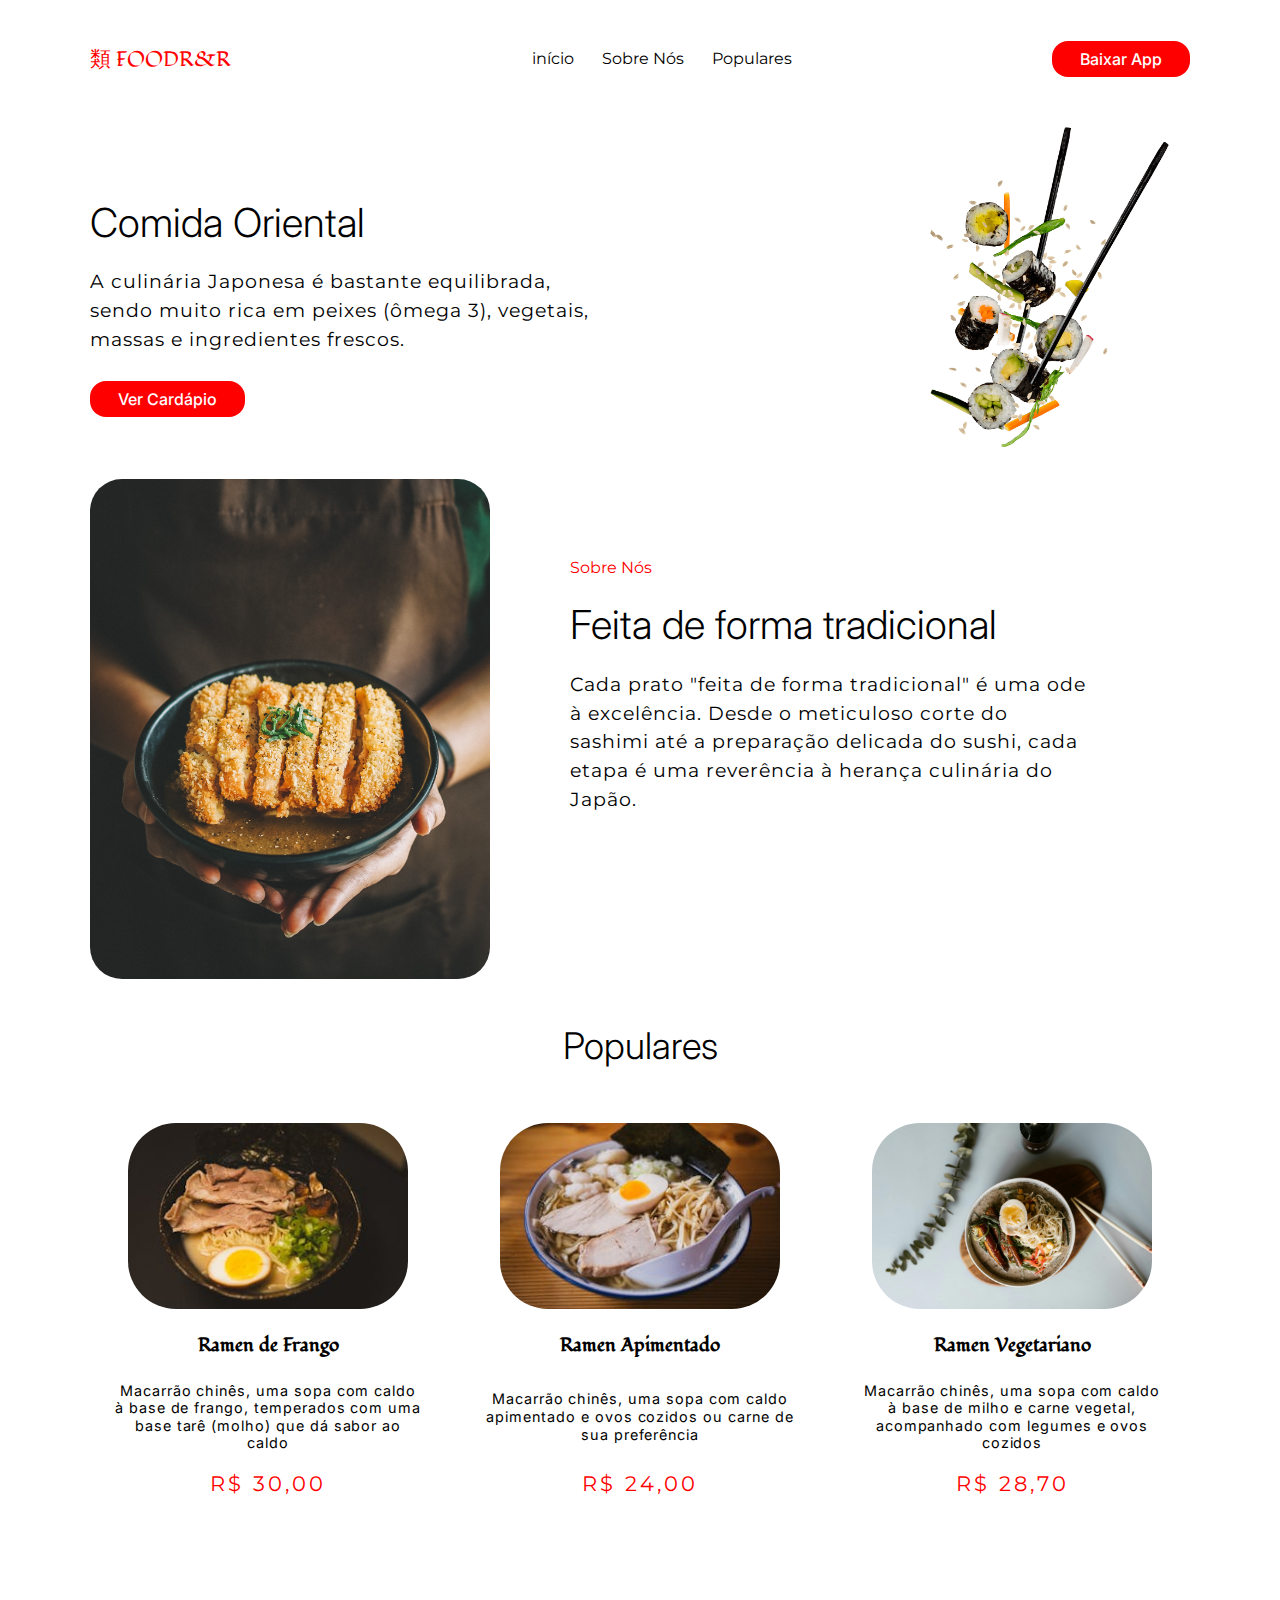
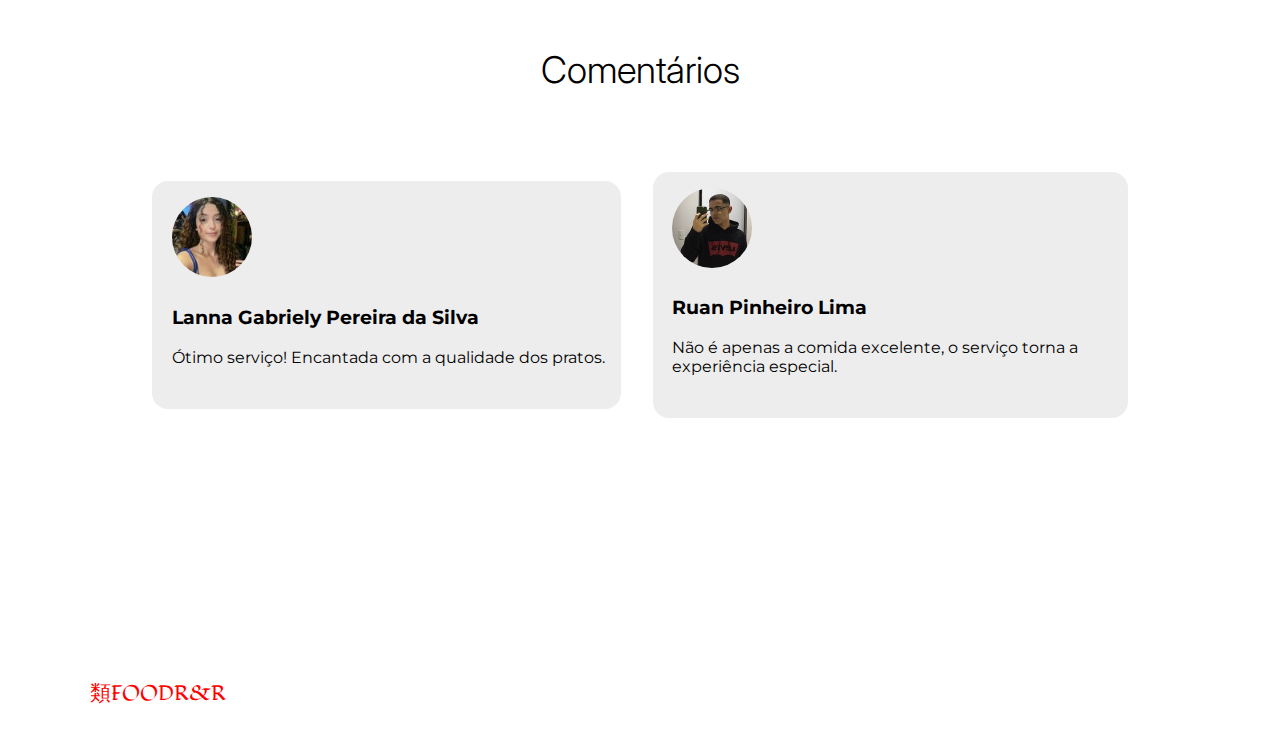
<file: comida-oriental/index.html>
<!DOCTYPE html>
<html lang="pt-br">

<head>
    <meta charset="UTF-8">
    <meta name="viewport" content="width=device-width, initial-scale=1.0">
    <title>FoodR&R</title>

    <link rel="preconnect" href="https://fonts.googleapis.com">
    <link rel="preconnect" href="https://fonts.gstatic.com" crossorigin>
    <link
        href="https://fonts.googleapis.com/css2?family=Fondamento:ital@0;1&family=Inter:wght@100..900&family=Montserrat:ital,wght@0,100..900;1,100..900&display=swap"
        rel="stylesheet">

    <link rel="stylesheet" href="https://cdnjs.cloudflare.com/ajax/libs/font-awesome/6.5.2/css/all.min.css" integrity="sha512-SnH5WK+bZxgPHs44uWIX+LLJAJ9/2PkPKZ5QiAj6Ta86w+fsb2TkcmfRyVX3pBnMFcV7oQPJkl9QevSCWr3W6A==" crossorigin="anonymous" referrerpolicy="no-referrer" />

    <link rel="stylesheet" href="estilo/style.css">

</head>

<body>
    <header class="padrao">
        <div class="logo">
            <p class="title"><span>類</span>FoodR&R</p>
        </div>

        <nav class="navegacao">
            <ul class="menu">
                <li>início</li>
                <li>Sobre Nós</li>
                <li>Populares</li>
            </ul>
        </nav>

        <div class="btn">
            <a class="button" href="#">Baixar App</a>
        </div>
    </header>

    <main>
        <div class="inicio padrao">
            <section class="apresentacao">
                <h2 class="h2">Comida Oriental</h2>
                <p class="paragrafos-principais">A culinária Japonesa é bastante equilibrada, sendo muito rica em peixes
                    (ômega 3), vegetais, massas e ingredientes frescos.</p>
                <a class="button" href="#">Ver Cardápio</a>
            </section>

            <section class="image">
                <img class="img01" src="images/hashi.png" alt="Comida Japonesa">
            </section>
        </div>

        <div class="sobre padrao">
            <section class="image">
                <img src="images/prato00.jpeg" alt="#">
            </section>

            <section class="quem-somos">
                <span>Sobre Nós</span>
                <h2 class="h2">Feita de forma tradicional</h2>
                <p class="paragrafos-principais">Cada prato "feita de forma tradicional" é uma ode à excelência. Desde o
                    meticuloso corte do sashimi até a preparação delicada do sushi, cada etapa é uma reverência à
                    herança culinária do Japão.</p>
            </section>
        </div>

        <section class="pratos padrao">
            <h2 class="style-h2">Populares</h2>
            <div class="pratos-populares">
                <div class="frango">
                    <img src="images/pexels-su-la-pyae-54514809-19555252.jpg" alt="Ramen de Frango">
                    <h3>Ramen de Frango</h3>
                    <p>Macarrão chinês, uma sopa com caldo à base de frango, temperados com uma base tarê (molho) que dá sabor ao caldo</p>
                    <span>R$ 30,00</span>
                </div>
                <div class="apimentado">
                    <img src="images/pexels-ngqah83-884600.jpg" alt="Ramen Apimentado">
                    <h3>Ramen Apimentado</h3>
                    <p>Macarrão chinês, uma sopa com caldo apimentado e ovos cozidos ou carne de sua preferência</p>
                    <span>R$ 24,00</span>
                </div>
                <div class="vegetariano">
                    <img class="vegetariano" src="images/pexels-rdne-6645910.jpg" alt="Ramen Vegetariano">
                    <h3>Ramen Vegetariano</h3>
                    <p>Macarrão chinês, uma sopa com caldo à base de milho e carne vegetal, acompanhado com legumes e ovos cozidos</p>
                    <span>R$ 28,70</span>
                </div>
            </div>
        </section>

        <section class="comments padrao">
            <h2 class="style-h2">Comentários</h2>
            <div class="opinioes">
                <i class="fa-solid fa-heart coracao"></i>
                <div>
                    <img src="images/lindinha.jpg" alt="Lanna Gabriely">
                    <h3>Lanna Gabriely Pereira da Silva</h3>
                    <p>Ótimo serviço! Encantada com a qualidade dos pratos.</p>
                    <span>
                        <i class="fa-solid fa-star"></i>
                        <i class="fa-solid fa-star"></i>
                        <i class="fa-solid fa-star"></i>
                        <i class="fa-solid fa-star"></i>
                        <i class="fa-solid fa-star"></i>
                    </span>
                </div>
                <div>
                    <img src="images/ruanpinheiro.jpg" alt="Ruan Pinheiro Lima">
                    <h3>Ruan Pinheiro Lima</h3>
                    <p>Não é apenas a comida excelente, o serviço torna a experiência especial.</p>
                    <span>
                        <i class="fa-solid fa-star"></i>
                        <i class="fa-solid fa-star"></i>
                        <i class="fa-solid fa-star"></i>
                        <i class="fa-solid fa-star"></i>
                        <i class="fa-solid fa-star"></i>
                    </span>
                </div>
            </div>
        </section>
    </main>

    <footer class="logo-footer padrao">
        <p class="title-footer"><span>類</span>FoodR&R</p>
        <div class="social-media">
            <abbr title="Facebook"><i class="fa-brands fa-facebook"></i></abbr>
            <abbr title="Instagram"><i class="fa-brands fa-instagram"></i></abbr>
            <abbr title="Twitter"><i class="fa-brands fa-x-twitter"></i></abbr>
        </div>
    </footer>
</body>

</html>
</file>
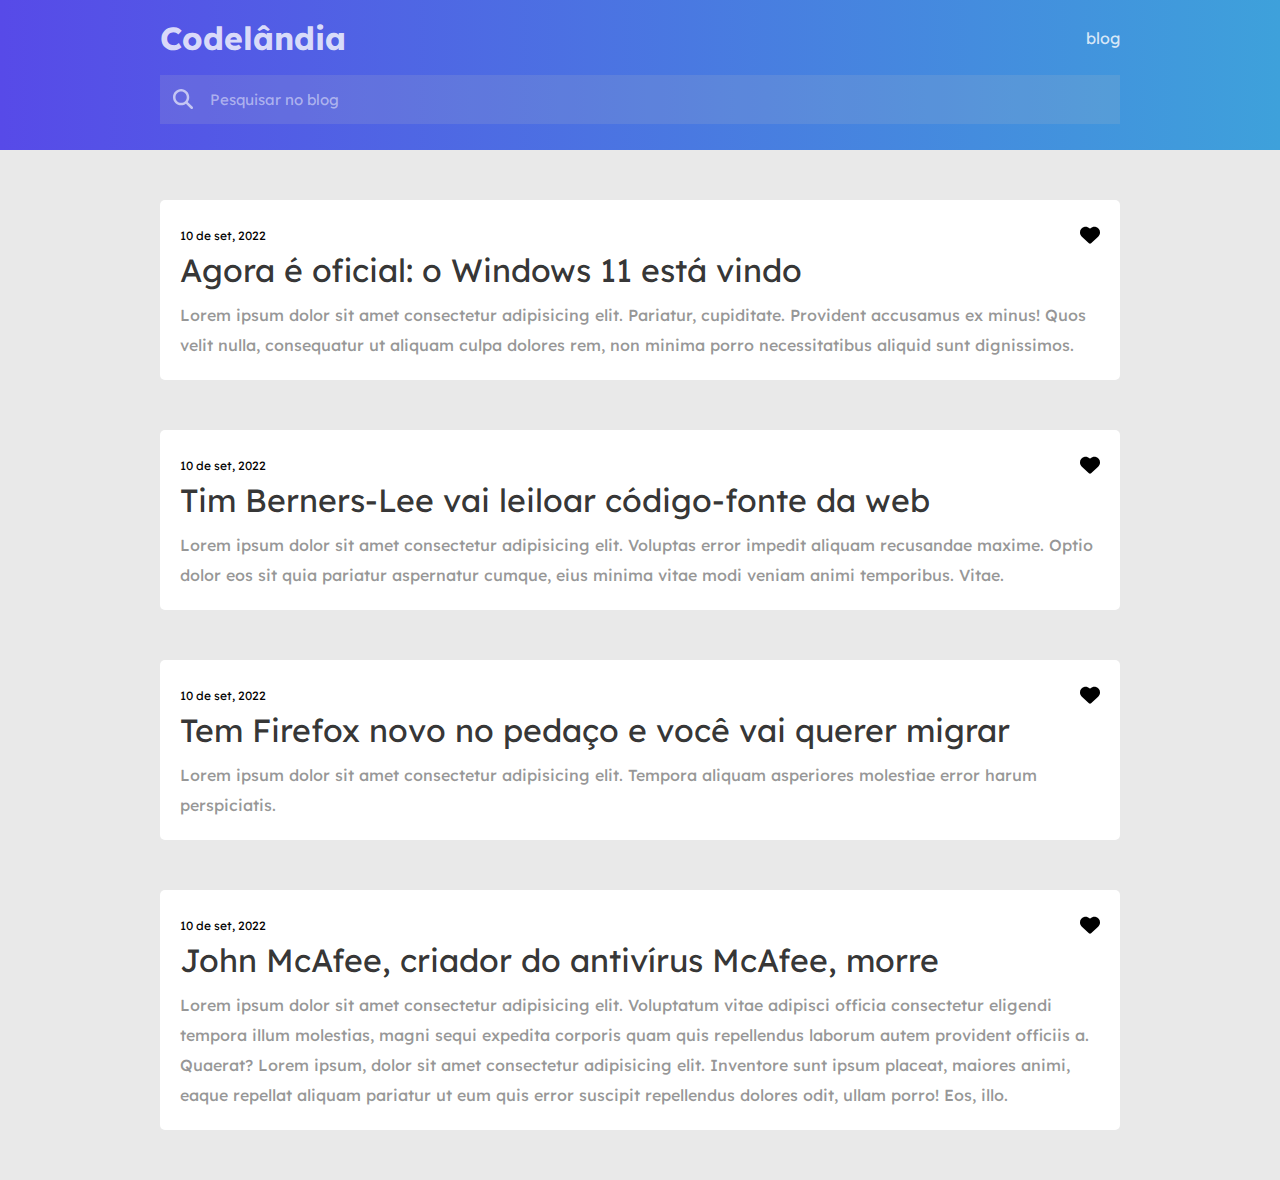
<file: desafio01/index.html>
<!DOCTYPE html>
<html lang="pt-br">

<head>
    <meta charset="UTF-8">
    <meta http-equiv="X-UA-Compatible" content="IE=edge">
    <meta name="viewport" content="width=device-width, initial-scale=1.0">
    <title>Codelândia</title>

    <link rel="stylesheet" href="style.css">
    <link rel="preconnect" href="https://fonts.googleapis.com">
    <link rel="preconnect" href="https://fonts.gstatic.com" crossorigin>
    <link href="https://fonts.googleapis.com/css2?family=Lexend+Deca:wght@100;200;300;400;500;600;700;800;900&display=swap" rel="stylesheet">
</head>

<body>
    <header>
        <section class="header-section">
            <h1>Codelândia</h1>
            <p>blog</p>
        </section>
        <section class="header-section-navegation">
            <input type="text" placeholder="Pesquisar no blog">
            <button>
                <svg aria-hidden="true" focusable="false" data-prefix="fas" data-icon="magnifying-glass" role="img"
                xmlns="http://www.w3.org/2000/svg" viewBox="0 0 512 512" class="svg-inline--fa fa-magnifying-glass"
                style="line-height: 1;">
                <path fill="currentColor"
                    d="M416 208c0 45.9-14.9 88.3-40 122.7L502.6 457.4c12.5 12.5 12.5 32.8 0 45.3s-32.8 12.5-45.3 0L330.7 376c-34.4 25.2-76.8 40-122.7 40C93.1 416 0 322.9 0 208S93.1 0 208 0S416 93.1 416 208zM208 352c79.5 0 144-64.5 144-144s-64.5-144-144-144S64 128.5 64 208s64.5 144 144 144z"
                    class="">
                </path>
                </svg>
            </button>
        </section>
    </header>
    
    <main>
        <section>
            <div>
                <p>10 de set, 2022</p>
                <svg xmlns="http://www.w3.org/2000/svg" viewBox="0 0 512 512"><!--! Font Awesome Pro 6.2.0 by @fontawesome - https://fontawesome.com License - https://fontawesome.com/license (Commercial License) Copyright 2022 Fonticons, Inc. -->
                    <path d="M47.6 300.4L228.3 469.1c7.5 7 17.4 10.9 27.7 10.9s20.2-3.9 27.7-10.9L464.4 300.4c30.4-28.3 47.6-68 47.6-109.5v-5.8c0-69.9-50.5-129.5-119.4-141C347 36.5 300.6 51.4 268 84L256 96 244 84c-32.6-32.6-79-47.5-124.6-39.9C50.5 55.6 0 115.2 0 185.1v5.8c0 41.5 17.2 81.2 47.6 109.5z"/>
                </svg>
            </div>

            <h1>Agora é oficial: o Windows 11 está vindo</h1>
            <p class="p-main">Lorem ipsum dolor sit amet consectetur adipisicing elit. Pariatur, cupiditate. Provident accusamus ex minus! Quos velit nulla, consequatur ut aliquam culpa dolores rem, non minima porro necessitatibus aliquid sunt dignissimos.</p>
        </section>
        <section>
            <div>
                <p>10 de set, 2022</p>
                <svg xmlns="http://www.w3.org/2000/svg" viewBox="0 0 512 512"><!--! Font Awesome Pro 6.2.0 by @fontawesome - https://fontawesome.com License - https://fontawesome.com/license (Commercial License) Copyright 2022 Fonticons, Inc. -->
                    <path d="M47.6 300.4L228.3 469.1c7.5 7 17.4 10.9 27.7 10.9s20.2-3.9 27.7-10.9L464.4 300.4c30.4-28.3 47.6-68 47.6-109.5v-5.8c0-69.9-50.5-129.5-119.4-141C347 36.5 300.6 51.4 268 84L256 96 244 84c-32.6-32.6-79-47.5-124.6-39.9C50.5 55.6 0 115.2 0 185.1v5.8c0 41.5 17.2 81.2 47.6 109.5z"/>
                </svg>
            </div>

            <h1>Tim Berners-Lee vai leiloar código-fonte da web</h1>
            <p class="p-main">Lorem ipsum dolor sit amet consectetur adipisicing elit. Voluptas error impedit aliquam recusandae maxime. Optio dolor eos sit quia pariatur aspernatur cumque, eius minima vitae modi veniam animi temporibus. Vitae.</p>
        </section>
        <section>
            <div>
                <p>10 de set, 2022</p>
                <svg xmlns="http://www.w3.org/2000/svg" viewBox="0 0 512 512"><!--! Font Awesome Pro 6.2.0 by @fontawesome - https://fontawesome.com License - https://fontawesome.com/license (Commercial License) Copyright 2022 Fonticons, Inc. -->
                    <path d="M47.6 300.4L228.3 469.1c7.5 7 17.4 10.9 27.7 10.9s20.2-3.9 27.7-10.9L464.4 300.4c30.4-28.3 47.6-68 47.6-109.5v-5.8c0-69.9-50.5-129.5-119.4-141C347 36.5 300.6 51.4 268 84L256 96 244 84c-32.6-32.6-79-47.5-124.6-39.9C50.5 55.6 0 115.2 0 185.1v5.8c0 41.5 17.2 81.2 47.6 109.5z"/>
                </svg>
            </div>

            <h1>Tem Firefox novo no pedaço e você vai querer migrar</h1>
            <p class="p-main">Lorem ipsum dolor sit amet consectetur adipisicing elit. Tempora aliquam asperiores molestiae error harum perspiciatis.</p>
        </section>
        <section>
            <div>
                <p>10 de set, 2022</p>
                <svg xmlns="http://www.w3.org/2000/svg" viewBox="0 0 512 512"><!--! Font Awesome Pro 6.2.0 by @fontawesome - https://fontawesome.com License - https://fontawesome.com/license (Commercial License) Copyright 2022 Fonticons, Inc. -->
                    <path d="M47.6 300.4L228.3 469.1c7.5 7 17.4 10.9 27.7 10.9s20.2-3.9 27.7-10.9L464.4 300.4c30.4-28.3 47.6-68 47.6-109.5v-5.8c0-69.9-50.5-129.5-119.4-141C347 36.5 300.6 51.4 268 84L256 96 244 84c-32.6-32.6-79-47.5-124.6-39.9C50.5 55.6 0 115.2 0 185.1v5.8c0 41.5 17.2 81.2 47.6 109.5z"/>
                </svg>
            </div>

            <h1>John McAfee, criador do antivírus McAfee, morre</h1>
            <p class="p-main">Lorem ipsum dolor sit amet consectetur adipisicing elit. Voluptatum vitae adipisci officia consectetur eligendi tempora illum molestias, magni sequi expedita corporis quam quis repellendus laborum autem provident officiis a. Quaerat? Lorem ipsum, dolor sit amet consectetur adipisicing elit. Inventore sunt ipsum placeat, maiores animi, eaque repellat aliquam pariatur ut eum quis error suscipit repellendus dolores odit, ullam porro! Eos, illo.</p>
        </section>
        
    </main>
</body>

</html>
</file>
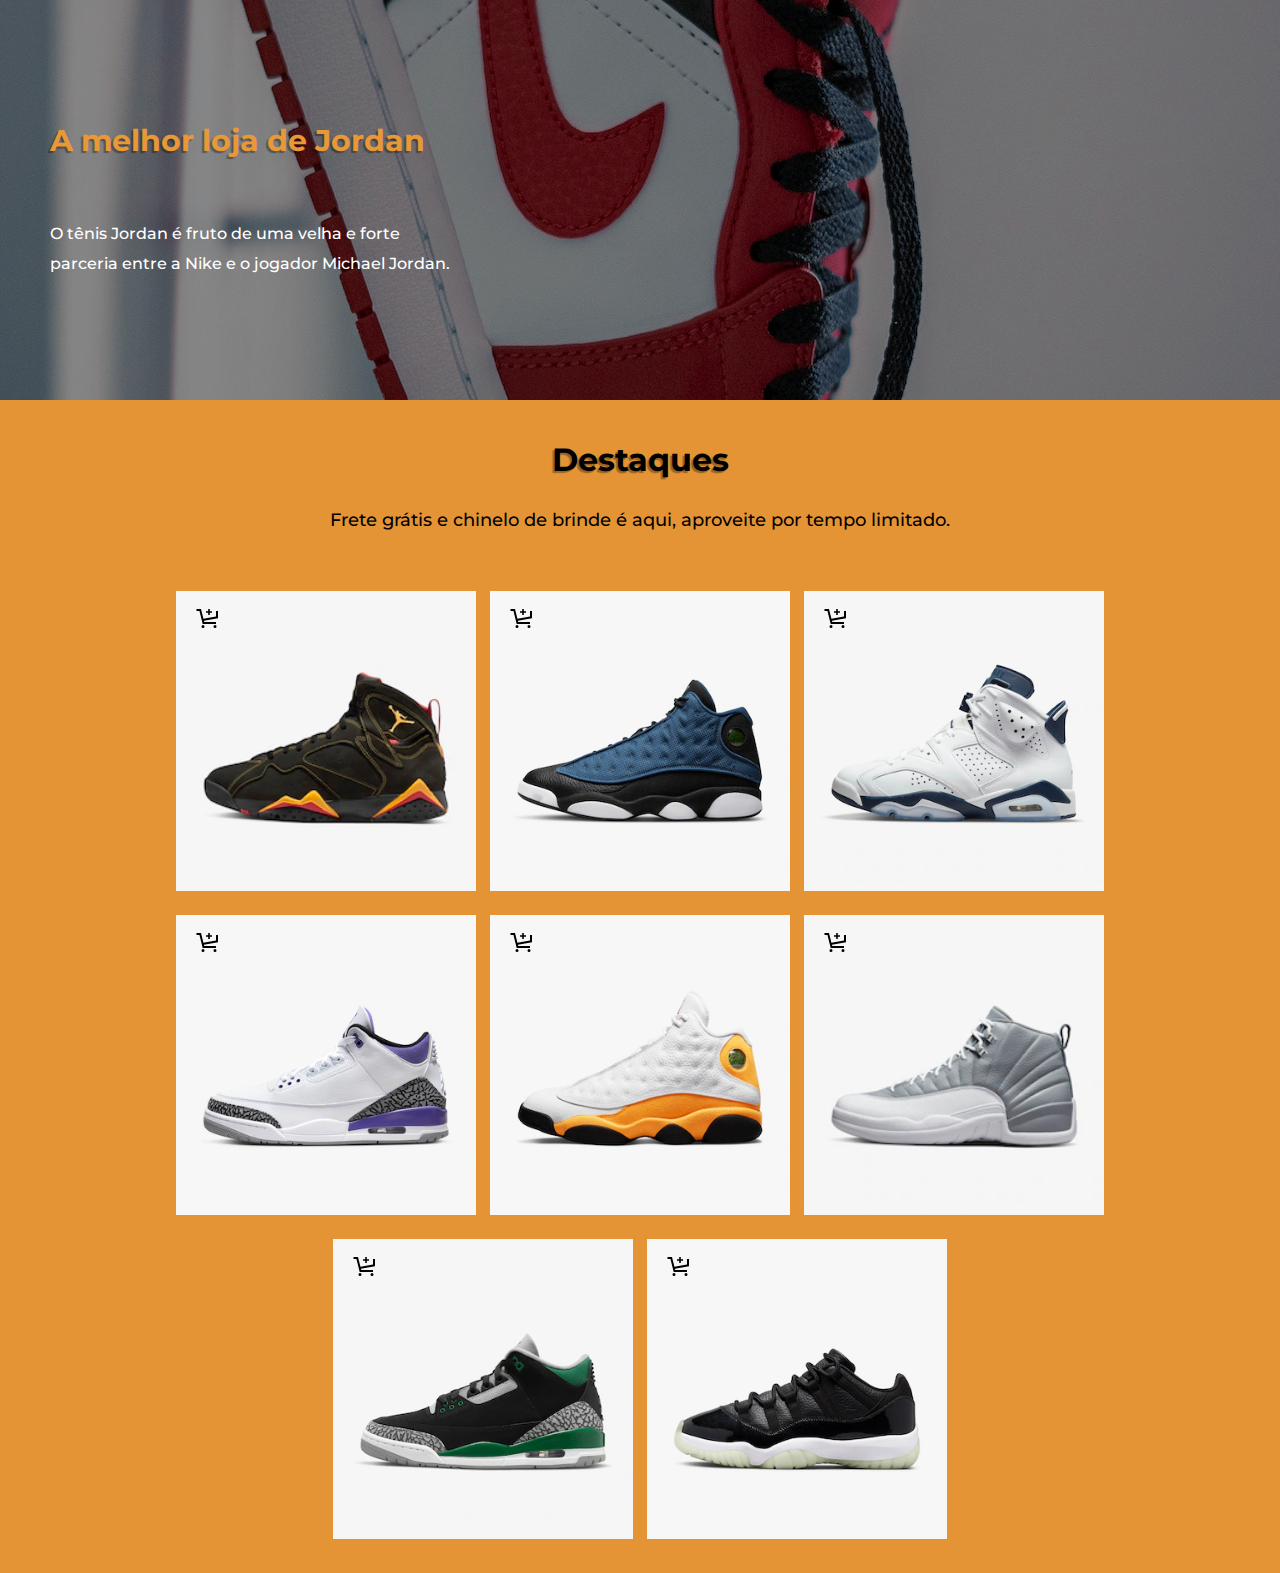
<file: desafio02/index.html>
<!DOCTYPE html>
<html lang="pt-br">
<head>
    <meta charset="UTF-8">
    <meta http-equiv="X-UA-Compatible" content="IE=edge">
    <meta name="viewport" content="width=device-width, initial-scale=1.0">
    <title>Desafio Codelândia02</title>

    <link rel="stylesheet" href="style.css">
    <link rel="preconnect" href="https://fonts.googleapis.com">
    <link rel="preconnect" href="https://fonts.gstatic.com" crossorigin>
    <link href="https://fonts.googleapis.com/css2?family=Montserrat:wght@100;200;300;400;500;600;700;800;900&display=swap" rel="stylesheet">
</head>
<body>
    <header>
        <section class="header-image">
            <section class="header-txt">
                <h1>A melhor loja de Jordan</h1>
                <p>O tênis Jordan é fruto de uma velha e forte <br> parceria entre a Nike e o jogador Michael Jordan.</p>
            </section>
        </section>
    </header>

    <main>
        <section class="main-txt">
            <h2>Destaques</h2>
            <p>Frete grátis e chinelo de brinde é aqui, aproveite por tempo limitado.</p>
        </section>
        
        <section class="main-images">
            <section class="main-images-section">
                <img class="img1" src="images/image1.webp" alt="Imagem do tênis Jordan">
                <div class="esconder">
                    <svg xmlns="http://www.w3.org/2000/svg" width="24px" height="24px" viewBox="0 0 24 24" data-name="Layer 1" id="Layer_1">
                        <path d="M12.2,9h1.6V6.8H16V5.2H13.8V3H12.2V5.2H10V6.8h2.2ZM20,5v5.5L7.45,12.72,5,3H1.25a1,1,0,0,0,0,2H3.47L6.7,18H20V16H8.26l-.33-1.33L22,12.18V5ZM7,19a1.5,1.5,0,1,0,1.5,1.5A1.5,1.5,0,0,0,7,19Zm12,0a1.5,1.5,0,1,0,1.5,1.5A1.5,1.5,0,0,0,19,19Z"/>
                    </svg>
                    <a href="form-pag02.html">
                        <p class="car">Compre seu Tênis</p>
                    </a>
                    <p class="money">R$1.000,99</p>
                    <p class="vendidos">323 Vendidos</p>
                </div>
            </section>

            <section class="main-images2-section">
                <img class="img2" src="images/image2.webp" alt="Imagem do tênis Jordan">
                <div class="esconder2">
                    <svg xmlns="http://www.w3.org/2000/svg" width="24px" height="24px" viewBox="0 0 24 24" data-name="Layer 1" id="Layer_1">
                        <path d="M12.2,9h1.6V6.8H16V5.2H13.8V3H12.2V5.2H10V6.8h2.2ZM20,5v5.5L7.45,12.72,5,3H1.25a1,1,0,0,0,0,2H3.47L6.7,18H20V16H8.26l-.33-1.33L22,12.18V5ZM7,19a1.5,1.5,0,1,0,1.5,1.5A1.5,1.5,0,0,0,7,19Zm12,0a1.5,1.5,0,1,0,1.5,1.5A1.5,1.5,0,0,0,19,19Z"/>
                    </svg>
                    <a href="form-pag02.html">
                        <p class="car2">Compre seu Tênis</p>
                    </a>
                    <p class="money2">R$620,40</p>
                    <p class="vendidos2">124 Vendidos</p>
                </div>
            </section>

            <section class="main-images3-section">
                <img class="img3" src="images/image3.webp" alt="Imagem do tênis Jordan">
                <div class="esconder3">
                    <svg xmlns="http://www.w3.org/2000/svg" width="24px" height="24px" viewBox="0 0 24 24" data-name="Layer 1" id="Layer_1">
                        <path d="M12.2,9h1.6V6.8H16V5.2H13.8V3H12.2V5.2H10V6.8h2.2ZM20,5v5.5L7.45,12.72,5,3H1.25a1,1,0,0,0,0,2H3.47L6.7,18H20V16H8.26l-.33-1.33L22,12.18V5ZM7,19a1.5,1.5,0,1,0,1.5,1.5A1.5,1.5,0,0,0,7,19Zm12,0a1.5,1.5,0,1,0,1.5,1.5A1.5,1.5,0,0,0,19,19Z"/>
                    </svg>
                    <a href="form-pag02.html">
                        <p class="car3">Compre seu Tênis</p>
                    </a>
                    <p class="money3">R$812,29</p>
                    <p class="vendidos3">200 Vendidos</p>
                </div>
            </section>

            <section class="main-images4-section">
                <img class="img4" src="images/image4.webp" alt="Imagem do tênis Jordan">
                <div class="esconder4">
                    <svg xmlns="http://www.w3.org/2000/svg" width="24px" height="24px" viewBox="0 0 24 24" data-name="Layer 1" id="Layer_1">
                        <path d="M12.2,9h1.6V6.8H16V5.2H13.8V3H12.2V5.2H10V6.8h2.2ZM20,5v5.5L7.45,12.72,5,3H1.25a1,1,0,0,0,0,2H3.47L6.7,18H20V16H8.26l-.33-1.33L22,12.18V5ZM7,19a1.5,1.5,0,1,0,1.5,1.5A1.5,1.5,0,0,0,7,19Zm12,0a1.5,1.5,0,1,0,1.5,1.5A1.5,1.5,0,0,0,19,19Z"/>
                    </svg>
                    <a href="form-pag02.html">
                        <p class="car4">Compre seu Tênis</p>
                    </a>
                    <p class="money4">R$700,00</p>
                    <p class="vendidos4">123 Vendidos</p>
                </div>
            </section>

            <section class="main-images5-section">
                <img class="img5" src="images/image5.webp" alt="Imagem do tênis Jordan">
                <div class="esconder5">
                    <svg xmlns="http://www.w3.org/2000/svg" width="24px" height="24px" viewBox="0 0 24 24" data-name="Layer 1" id="Layer_1">
                        <path d="M12.2,9h1.6V6.8H16V5.2H13.8V3H12.2V5.2H10V6.8h2.2ZM20,5v5.5L7.45,12.72,5,3H1.25a1,1,0,0,0,0,2H3.47L6.7,18H20V16H8.26l-.33-1.33L22,12.18V5ZM7,19a1.5,1.5,0,1,0,1.5,1.5A1.5,1.5,0,0,0,7,19Zm12,0a1.5,1.5,0,1,0,1.5,1.5A1.5,1.5,0,0,0,19,19Z"/>
                    </svg>
                    <a href="form-pag02.html">
                        <p class="car5">Compre seu Tênis</p>
                    </a>
                    <p class="money5">R$376,99</p>
                    <p class="vendidos5">131 Vendidos</p>
                </div>
            </section>

            <section class="main-images6-section">
                <img class="img6" src="images/image6.webp" alt="Imagem do tênis Jordan">
                <div class="esconder6">
                    <svg xmlns="http://www.w3.org/2000/svg" width="24px" height="24px" viewBox="0 0 24 24" data-name="Layer 1" id="Layer_1">
                        <path d="M12.2,9h1.6V6.8H16V5.2H13.8V3H12.2V5.2H10V6.8h2.2ZM20,5v5.5L7.45,12.72,5,3H1.25a1,1,0,0,0,0,2H3.47L6.7,18H20V16H8.26l-.33-1.33L22,12.18V5ZM7,19a1.5,1.5,0,1,0,1.5,1.5A1.5,1.5,0,0,0,7,19Zm12,0a1.5,1.5,0,1,0,1.5,1.5A1.5,1.5,0,0,0,19,19Z"/>
                    </svg>
                    <a href="form-pag02.html">
                        <p class="car6">Compre seu Tênis</p>
                    </a>
                    <p class="money6">R$621,20</p>
                    <p class="vendidos6">146 Vendidos</p>
                </div>
            </section>

            <section class="main-images7-section">
                <img class="img7" src="images/image7.webp" alt="Imagem do tênis Jordan">
                <div class="esconder7">
                    <svg xmlns="http://www.w3.org/2000/svg" width="24px" height="24px" viewBox="0 0 24 24" data-name="Layer 1" id="Layer_1">
                        <path d="M12.2,9h1.6V6.8H16V5.2H13.8V3H12.2V5.2H10V6.8h2.2ZM20,5v5.5L7.45,12.72,5,3H1.25a1,1,0,0,0,0,2H3.47L6.7,18H20V16H8.26l-.33-1.33L22,12.18V5ZM7,19a1.5,1.5,0,1,0,1.5,1.5A1.5,1.5,0,0,0,7,19Zm12,0a1.5,1.5,0,1,0,1.5,1.5A1.5,1.5,0,0,0,19,19Z"/>
                    </svg>
                    <a href="form-pag02.html">
                        <p class="car7">Compre seu Tênis</p>
                    </a>
                    <p class="money7">R$355,99</p>
                    <p class="vendidos7">184 Vendidos</p>
                </div>
            </section>

            <section class="main-images8-section">
                <img class="img8" src="images/image8.webp" alt="Imagem do tênis Jordan">
                <div class="esconder8">
                    <svg xmlns="http://www.w3.org/2000/svg" width="24px" height="24px" viewBox="0 0 24 24" data-name="Layer 1" id="Layer_1">
                        <path d="M12.2,9h1.6V6.8H16V5.2H13.8V3H12.2V5.2H10V6.8h2.2ZM20,5v5.5L7.45,12.72,5,3H1.25a1,1,0,0,0,0,2H3.47L6.7,18H20V16H8.26l-.33-1.33L22,12.18V5ZM7,19a1.5,1.5,0,1,0,1.5,1.5A1.5,1.5,0,0,0,7,19Zm12,0a1.5,1.5,0,1,0,1.5,1.5A1.5,1.5,0,0,0,19,19Z"/>
                    </svg>
                    <a href="form-pag02.html">
                        <p class="car8">Compre seu Tênis</p>
                    </a>
                    <p class="money8">R$400,99</p>
                    <p class="vendidos8">253 Vendidos</p>
                </div>
            </section>
        </section>
    </main>
</body>
</html>
</file>
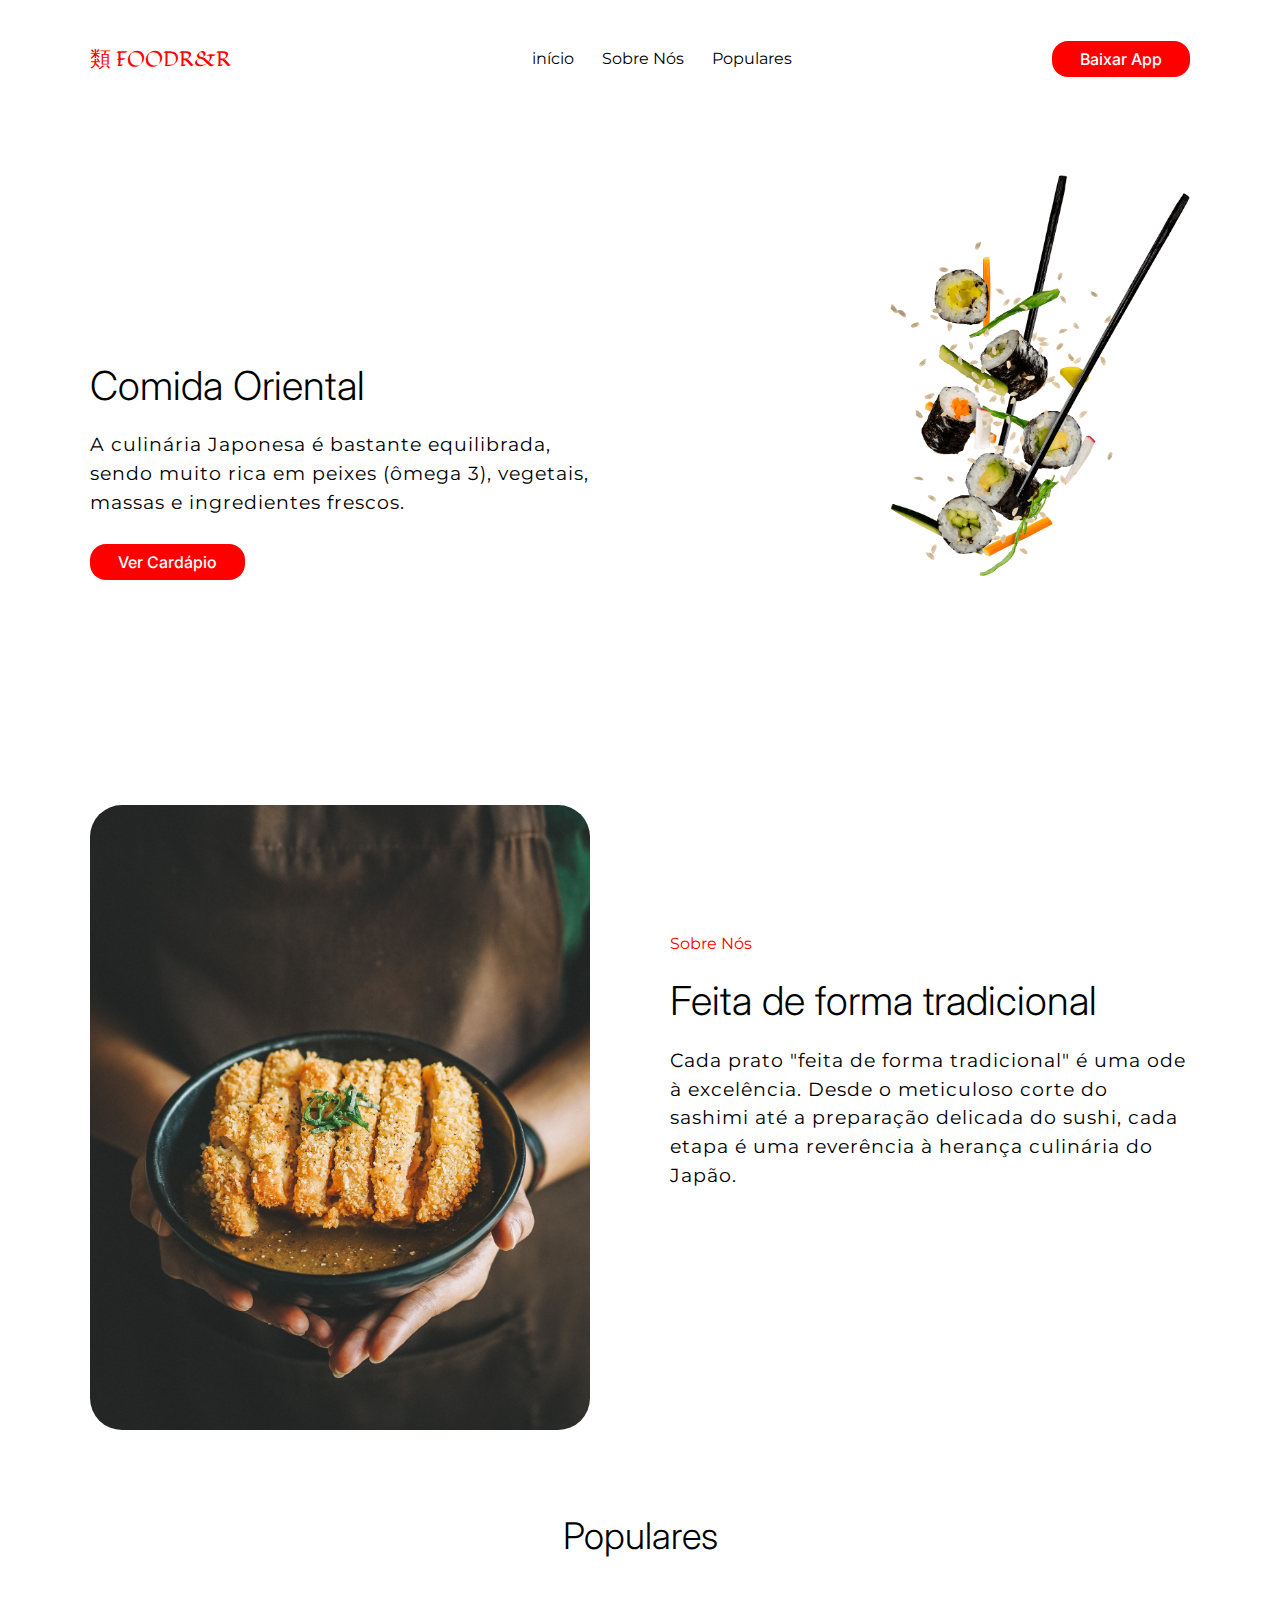
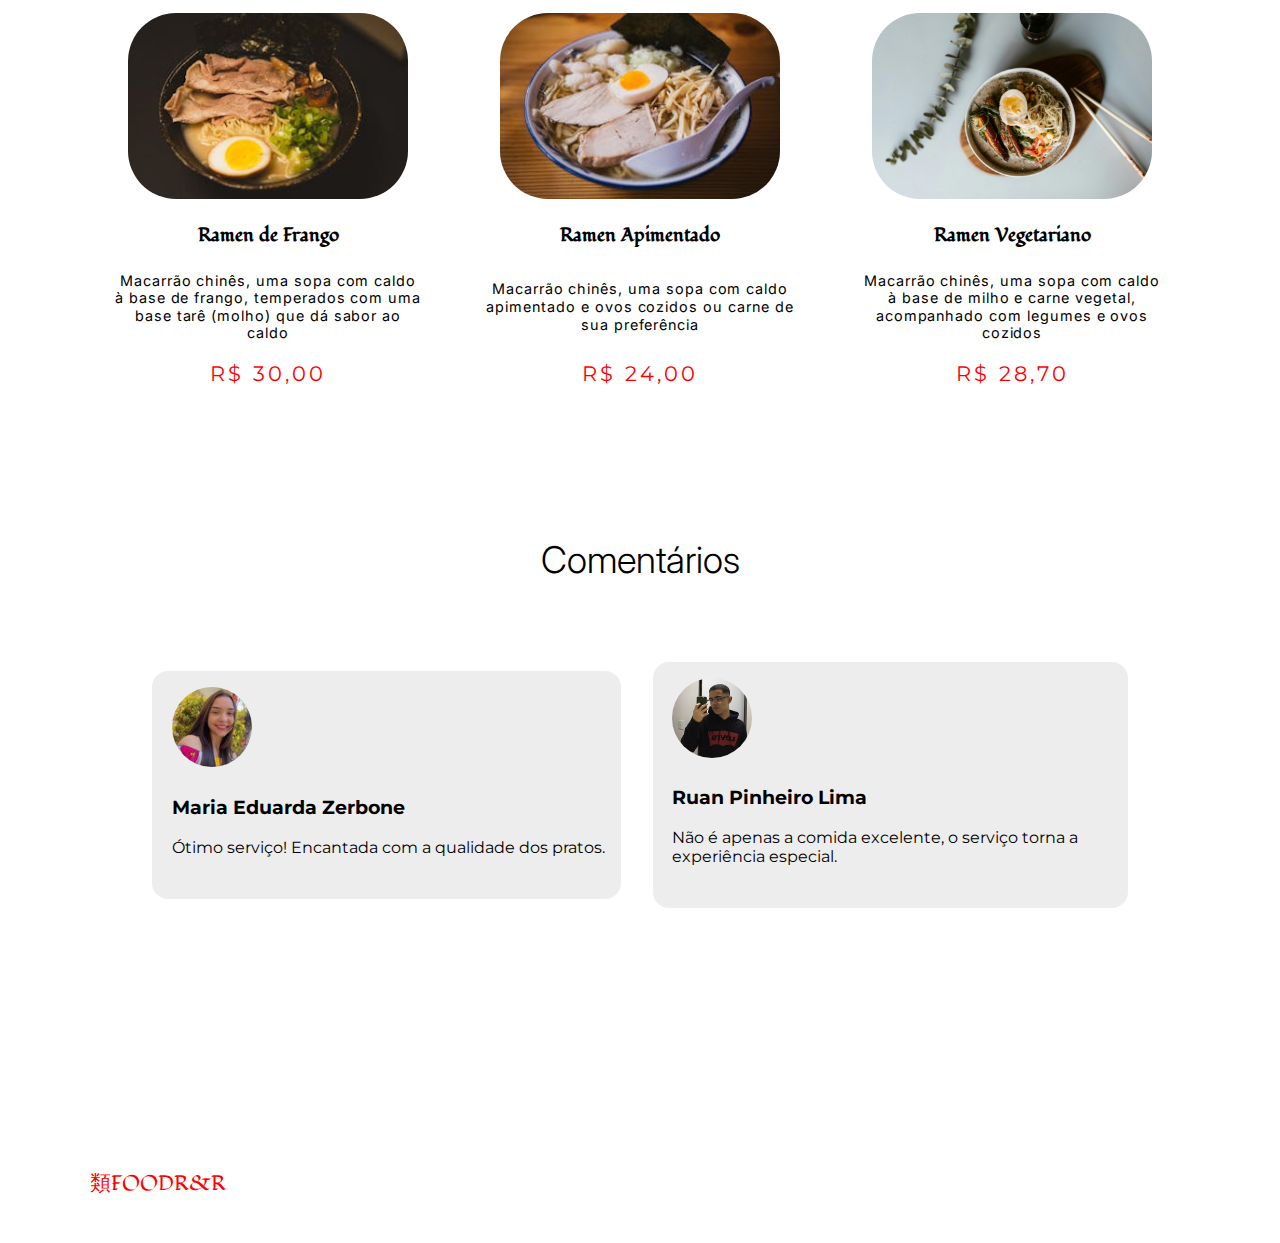
<file: desafio027/index.html>
<!DOCTYPE html>
<html lang="pt-br">

<head>
    <meta charset="UTF-8">
    <meta name="viewport" content="width=device-width, initial-scale=1.0">
    <title>FoodR&R</title>

    <link rel="preconnect" href="https://fonts.googleapis.com">
    <link rel="preconnect" href="https://fonts.gstatic.com" crossorigin>
    <link
        href="https://fonts.googleapis.com/css2?family=Fondamento:ital@0;1&family=Inter:wght@100..900&family=Montserrat:ital,wght@0,100..900;1,100..900&display=swap"
        rel="stylesheet">

    <link rel="stylesheet" href="https://cdnjs.cloudflare.com/ajax/libs/font-awesome/6.5.2/css/all.min.css" integrity="sha512-SnH5WK+bZxgPHs44uWIX+LLJAJ9/2PkPKZ5QiAj6Ta86w+fsb2TkcmfRyVX3pBnMFcV7oQPJkl9QevSCWr3W6A==" crossorigin="anonymous" referrerpolicy="no-referrer" />

    <link rel="stylesheet" href="estilo/style.css">

</head>

<body>
    <header class="padrao">
        <div class="logo">
            <p class="title"><span>類</span>FoodR&R</p>
        </div>

        <nav class="navegacao">
            <ul class="menu">
                <li>início</li>
                <li>Sobre Nós</li>
                <li>Populares</li>
            </ul>
        </nav>

        <div class="btn">
            <a class="button" href="#">Baixar App</a>
        </div>
    </header>

    <main>
        <div class="inicio padrao">
            <section class="apresentacao">
                <h2 class="h2">Comida Oriental</h2>
                <p class="paragrafos-principais">A culinária Japonesa é bastante equilibrada, sendo muito rica em peixes
                    (ômega 3), vegetais, massas e ingredientes frescos.</p>
                <a class="button" href="#">Ver Cardápio</a>
            </section>

            <section class="image">
                <img class="img01" src="images/hashi.png" alt="Comida Japonesa">
            </section>
        </div>

        <div class="sobre padrao">
            <section class="image">
                <img src="images/prato00.jpeg" alt="#">
            </section>

            <section class="quem-somos">
                <span>Sobre Nós</span>
                <h2 class="h2">Feita de forma tradicional</h2>
                <p class="paragrafos-principais">Cada prato "feita de forma tradicional" é uma ode à excelência. Desde o
                    meticuloso corte do sashimi até a preparação delicada do sushi, cada etapa é uma reverência à
                    herança culinária do Japão.</p>
            </section>
        </div>

        <section class="pratos padrao">
            <h2 class="style-h2">Populares</h2>
            <div class="pratos-populares">
                <div class="frango">
                    <img src="images/pexels-su-la-pyae-54514809-19555252.jpg" alt="Ramen de Frango">
                    <h3>Ramen de Frango</h3>
                    <p>Macarrão chinês, uma sopa com caldo à base de frango, temperados com uma base tarê (molho) que dá sabor ao caldo</p>
                    <span>R$ 30,00</span>
                </div>
                <div class="apimentado">
                    <img src="images/pexels-ngqah83-884600.jpg" alt="Ramen Apimentado">
                    <h3>Ramen Apimentado</h3>
                    <p>Macarrão chinês, uma sopa com caldo apimentado e ovos cozidos ou carne de sua preferência</p>
                    <span>R$ 24,00</span>
                </div>
                <div class="vegetariano">
                    <img class="vegetariano" src="images/pexels-rdne-6645910.jpg" alt="Ramen Vegetariano">
                    <h3>Ramen Vegetariano</h3>
                    <p>Macarrão chinês, uma sopa com caldo à base de milho e carne vegetal, acompanhado com legumes e ovos cozidos</p>
                    <span>R$ 28,70</span>
                </div>
            </div>
        </section>

        <section class="comments padrao">
            <h2 class="style-h2">Comentários</h2>
            <div class="opinioes">
                <i class="fa-solid fa-heart coracao"></i>
                <div>
                    <img src="images/duardadudinha.jpg" alt="Maria Eduarda Zerbone Brandão">
                    <h3>Maria Eduarda Zerbone</h3>
                    <p>Ótimo serviço! Encantada com a qualidade dos pratos.</p>
                    <span>
                        <i class="fa-solid fa-star"></i>
                        <i class="fa-solid fa-star"></i>
                        <i class="fa-solid fa-star"></i>
                        <i class="fa-solid fa-star"></i>
                        <i class="fa-solid fa-star"></i>
                    </span>
                </div>
                <div>
                    <img src="images/ruanpinheiro.jpg" alt="Ruan Pinheiro Lima">
                    <h3>Ruan Pinheiro Lima</h3>
                    <p>Não é apenas a comida excelente, o serviço torna a experiência especial.</p>
                    <span>
                        <i class="fa-solid fa-star"></i>
                        <i class="fa-solid fa-star"></i>
                        <i class="fa-solid fa-star"></i>
                        <i class="fa-solid fa-star"></i>
                        <i class="fa-solid fa-star"></i>
                    </span>
                </div>
            </div>
        </section>
    </main>

    <footer class="logo-footer padrao">
        <p class="title-footer"><span>類</span>FoodR&R</p>
        <div class="social-media">
            <abbr title="Facebook"><i class="fa-brands fa-facebook"></i></abbr>
            <abbr title="Instagram"><i class="fa-brands fa-instagram"></i></abbr>
            <abbr title="Twitter"><i class="fa-brands fa-x-twitter"></i></abbr>
        </div>
    </footer>
</body>

</html>
</file>
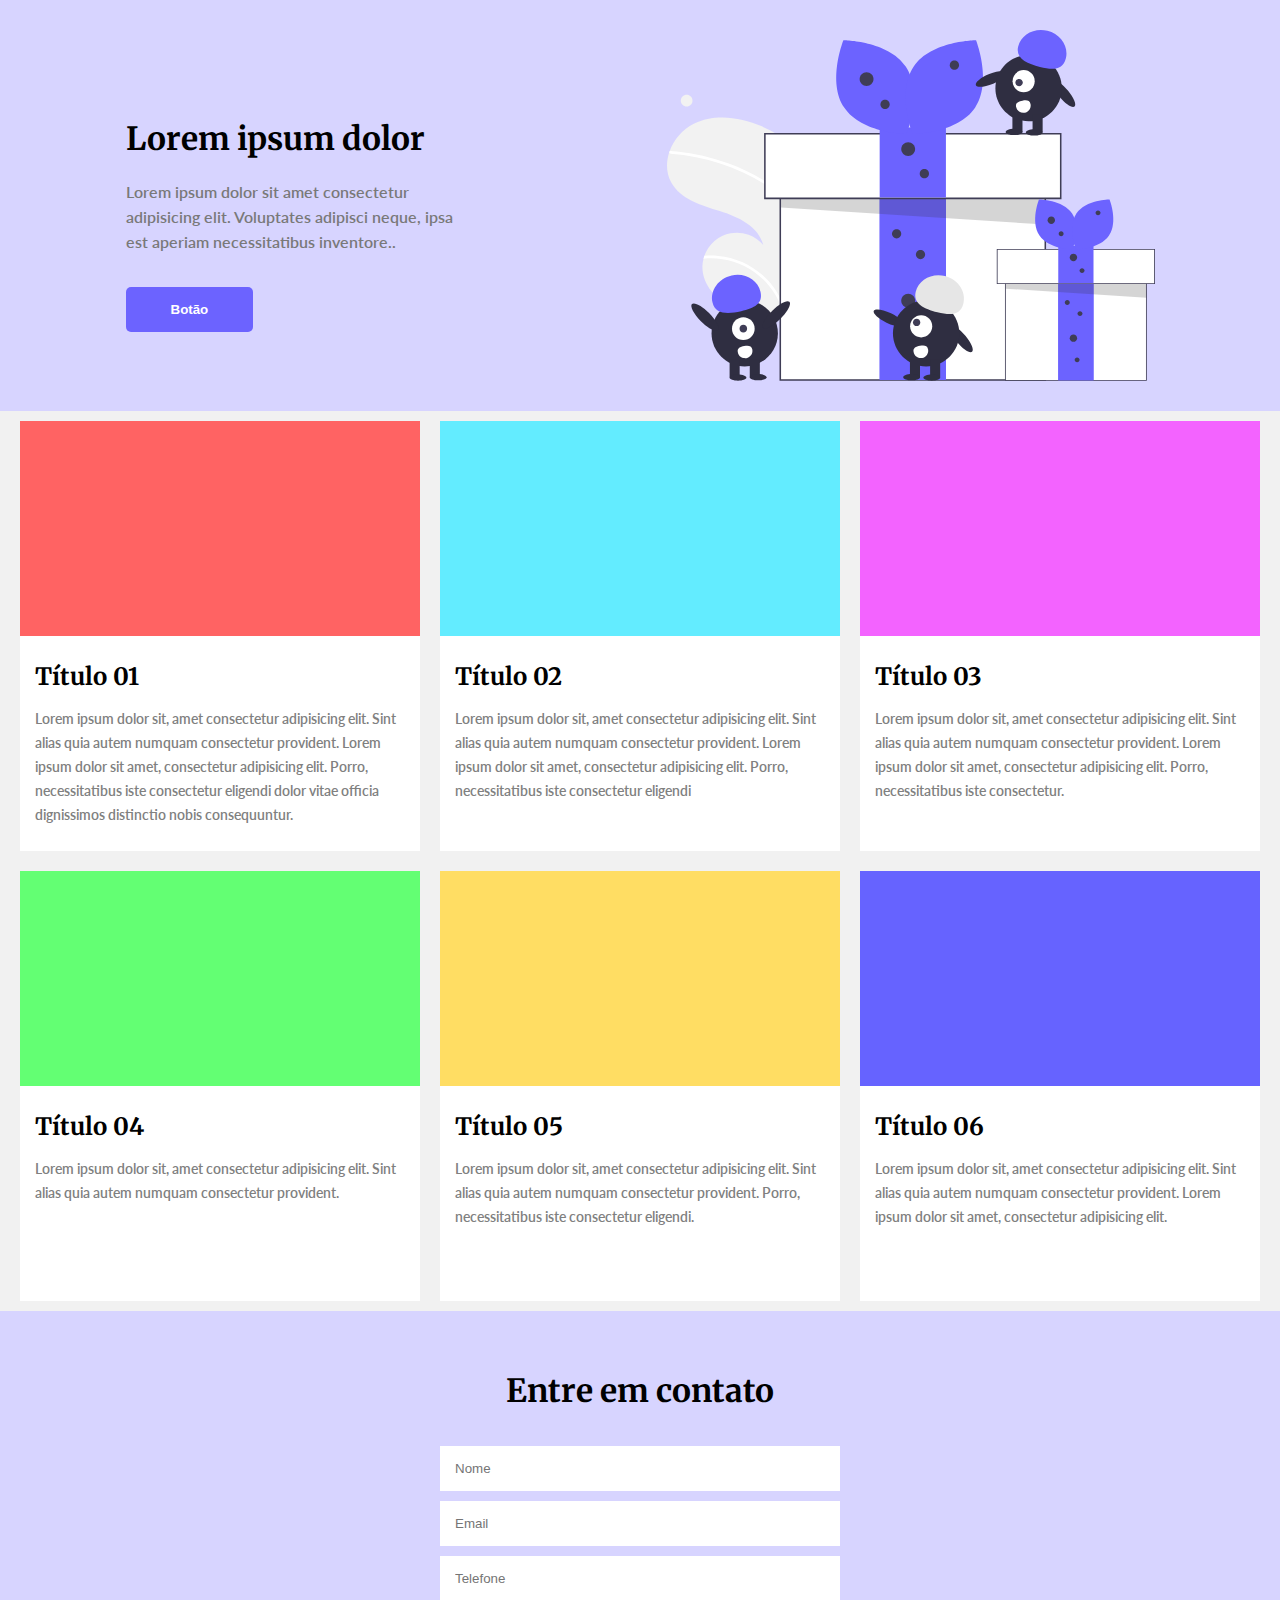
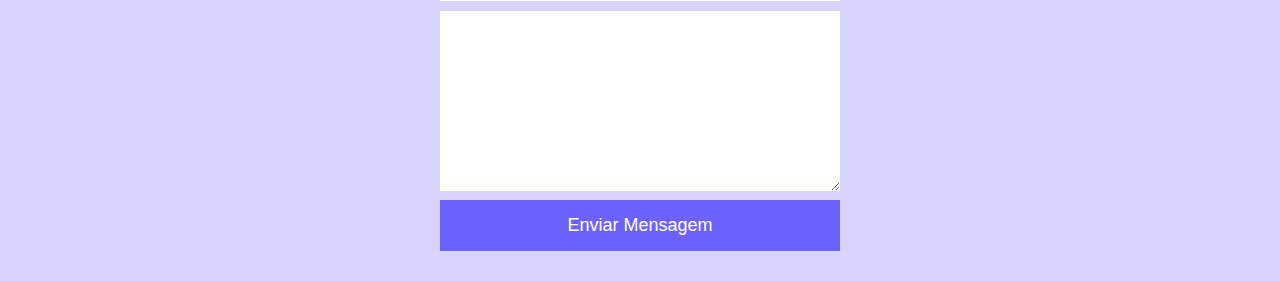
<file: desafio03/index.html>
<!DOCTYPE html>
<html lang="pt-br">
<head>
    <meta charset="UTF-8">
    <meta http-equiv="X-UA-Compatible" content="IE=edge">
    <meta name="viewport" content="width=device-width, initial-scale=1.0">
    <title>Desafio 03</title>
    
    <link rel="stylesheet" href="style.css">

    <!-- fonts textos -->
    <link rel="preconnect" href="https://fonts.googleapis.com">
    <link rel="preconnect" href="https://fonts.gstatic.com" crossorigin>
    <link href="https://fonts.googleapis.com/css2?family=Lato:wght@100;300;400;700;900&display=swap" rel="stylesheet">

    <!-- fonts titulos -->
    <link rel="preconnect" href="https://fonts.googleapis.com">
    <link rel="preconnect" href="https://fonts.gstatic.com" crossorigin>
    <link href="https://fonts.googleapis.com/css2?family=Merriweather:wght@300;400;700;900&display=swap" rel="stylesheet">
</head>
<body>
    <header>
        <div class="txt-header">
            <h1>Lorem ipsum dolor</h1>
            <p>Lorem ipsum dolor sit amet consectetur adipisicing elit. Voluptates adipisci neque, ipsa est aperiam necessitatibus inventore..</p>
            <div class="btn-header">
                <button>Botão</button>
            </div>
        </div>
        <img src="images.svg" alt="#">
    </header>

    <main>
        <section class="cards-section-main">
            <div class="card01">
                <div class="color-cards-section-main">
                </div>
                <div class="txt-cards-section-main">
                    <h2>Título 01</h2>
                    <p>Lorem ipsum dolor sit, amet consectetur adipisicing elit. Sint alias quia autem numquam consectetur provident. Lorem ipsum dolor sit amet, consectetur adipisicing elit. Porro, necessitatibus iste consectetur eligendi dolor vitae officia dignissimos distinctio nobis consequuntur.</p>
                </div>
            </div>

            <div class="card02">
                <div class="color-cards02-section-main">
                </div>
                <div class="txt-cards02-section-main">
                    <h2>Título 02</h2>
                    <p>Lorem ipsum dolor sit, amet consectetur adipisicing elit. Sint alias quia autem numquam consectetur provident. Lorem ipsum dolor sit amet, consectetur adipisicing elit. Porro, necessitatibus iste consectetur eligendi</p>
                </div>
            </div>

            <div class="card03">
                <div class="color-cards03-section-main">
                </div>
                <div class="txt-cards03-section-main">
                    <h2>Título 03</h2>
                    <p>Lorem ipsum dolor sit, amet consectetur adipisicing elit. Sint alias quia autem numquam consectetur provident. Lorem ipsum dolor sit amet, consectetur adipisicing elit. Porro, necessitatibus iste consectetur.</p>
                </div>
            </div>

            <div class="card04">
                <div class="color-cards04-section-main">
                </div>
                <div class="txt-cards04-section-main">
                    <h2>Título 04</h2>
                    <p>Lorem ipsum dolor sit, amet consectetur adipisicing elit. Sint alias quia autem numquam consectetur provident.</p>
                </div>
            </div>

            <div class="card05">
                <div class="color-cards05-section-main">
                </div>
                <div class="txt-cards05-section-main">
                    <h2>Título 05</h2>
                    <p>Lorem ipsum dolor sit, amet consectetur adipisicing elit. Sint alias quia autem numquam consectetur provident. Porro, necessitatibus iste consectetur eligendi.</p>
                </div>
            </div>

            <div class="card06">
                <div class="color-cards06-section-main">
                </div>
                <div class="txt-cards06-section-main">
                    <h2>Título 06</h2>
                    <p>Lorem ipsum dolor sit, amet consectetur adipisicing elit. Sint alias quia autem numquam consectetur provident. Lorem ipsum dolor sit amet, consectetur adipisicing elit.</p>
                </div>
            </div>
        </section>
    </main>

    <footer>
        <h1>Entre em contato</h1>
        <form action="#">
            <input type="text" name="nome" id="nome" placeholder="Nome">
            <input type="email" name="email" id="email" placeholder="Email">
            <input type="tel" name="telefone" id="telefone" placeholder="Telefone">
            <div>
                <textarea name="mensagem" id="mensagem" cols="30" rows="10" placeholder="Mensagem...">
                </textarea>
            </div>
            <button>Enviar Mensagem</button>
        </form>
    </footer>
</body>
</html>
</file>
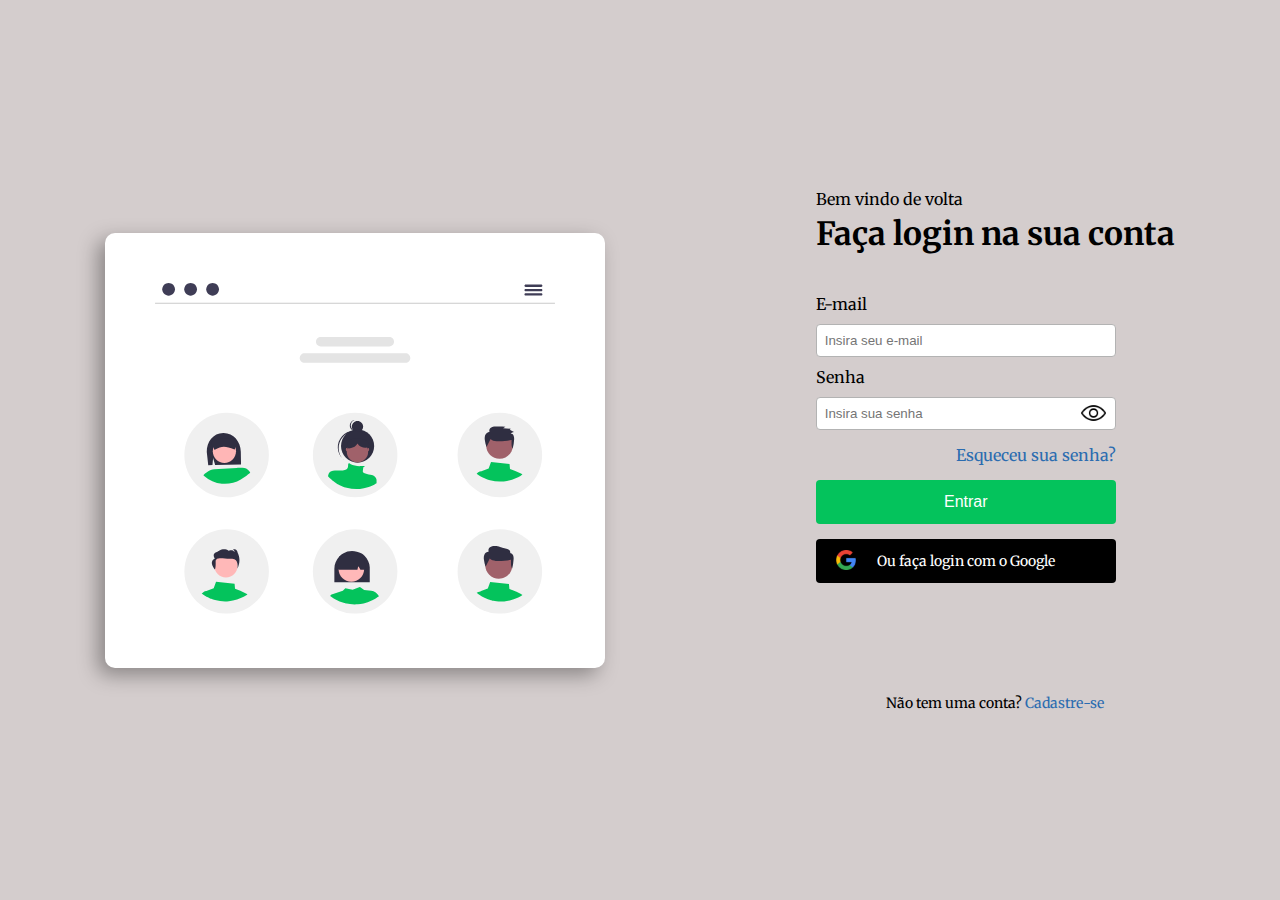
<file: desafio04/index.html>
<!DOCTYPE html>
<html lang="pt-br">

<head>
    <meta charset="UTF-8">
    <meta http-equiv="X-UA-Compatible" content="IE=edge">
    <meta name="viewport" content="width=device-width, initial-scale=1.0">
    <title>Desafio 04</title>
    <link rel="stylesheet" href="style.css">

    <link rel="preconnect" href="https://fonts.googleapis.com">
    <link rel="preconnect" href="https://fonts.gstatic.com" crossorigin>
    <link href="https://fonts.googleapis.com/css2?family=Merriweather:wght@300;400;700;900&display=swap" rel="stylesheet">
</head>

<body>
    <main>
        <div class="color">
            <section class="section-image">
                <img src="images-svg/image01.svg" alt="#">
            </section>
        </div>
        <section class="section-form">
            <div class="container-txt">
                <p>Bem vindo de volta</p>
                <h1>Faça login na sua conta</h1>
            </div>
            <div class="container-form">
                <form id="form" autocomplete="off" action="#">
                    <section class="form-information">
                        <label for="email">E-mail</label>
                        <input oninput="validarEmail()"  required placeholder="Insira seu e-mail" type="email" class="required" id="email">
                        <label for="password">Senha</label>
                        <section class="password-images">
                            <input id="senha" required placeholder="Insira sua senha" type="password" maxlength="15" minlength="6" class="required" id="password">
                            <img onclick="OpenClose()" id="imagem" src="images-password/img-open.png" alt="#">
                        </section>
                        <p><a href="#">Esqueceu sua senha?</a></p>
                        <section class="form-btn">
                            <button class="btn-login">Entrar</button>
                            <a class="btn-google" href="#">
                                <div class="btn-login-google">
                                    <p>Ou faça login com o Google</p>
                                    <img src="images-svg/image02.svg" alt="Imagem logo Google">
                                </div>
                            </a>
                        </section>
                    </section>
                </form>
            </div>
            <section class="section-footer">
                <p>Não tem uma conta? <a href="#">Cadastre-se</a></p>
            </section>
        </section>
    </main>


        <script src="script.js"></script>
</body>

</html>
</file>
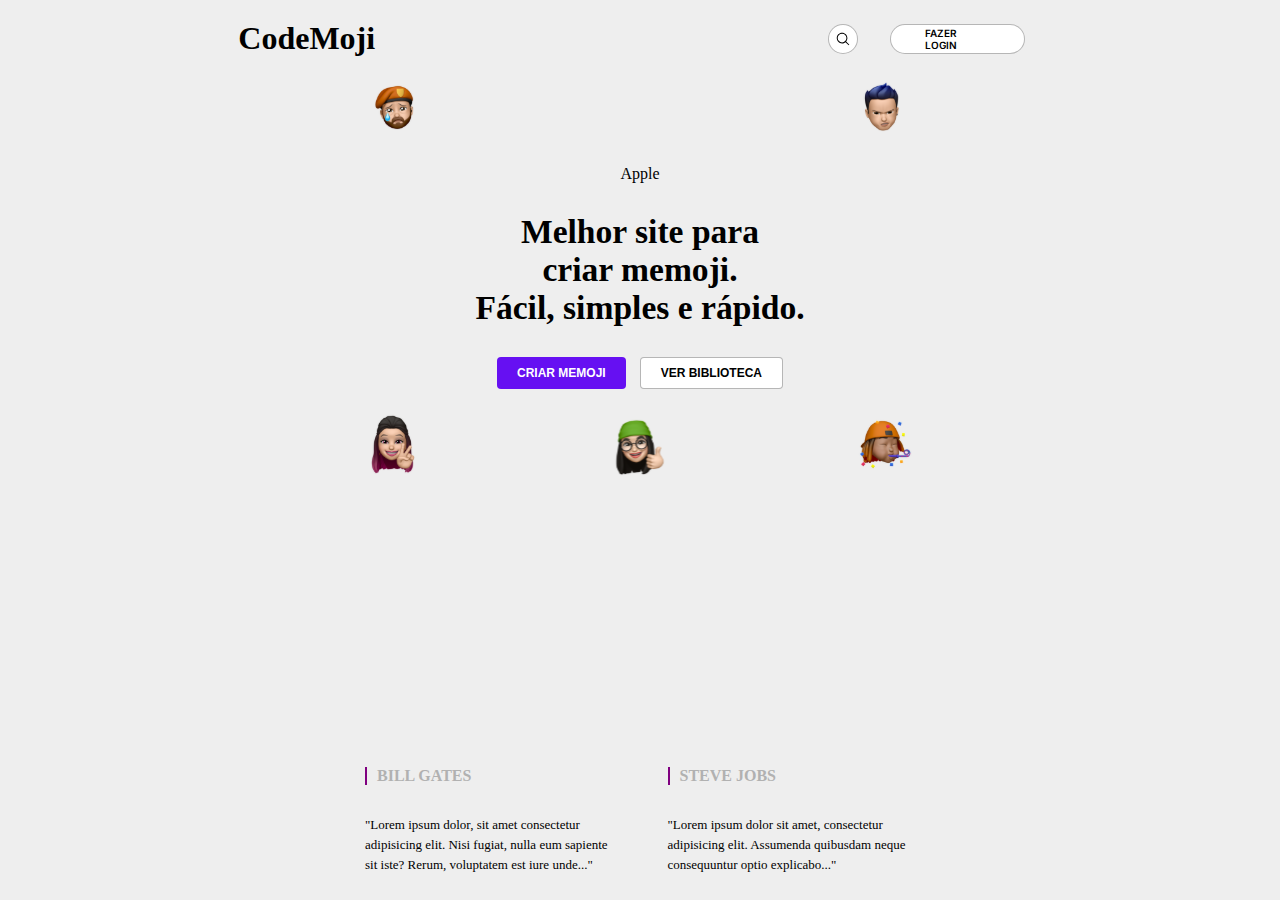
<file: desafio08/index.html>
<!DOCTYPE html>
<html lang="pt-br">
<head>
    <meta charset="UTF-8">
    <meta http-equiv="X-UA-Compatible" content="IE=edge">
    <meta name="viewport" content="width=device-width, initial-scale=1.0">
    <title>Desafio08</title>

    <link rel="stylesheet" href="style.css">

    <link rel="preconnect" href="https://fonts.googleapis.com"><link rel="preconnect" href="https://fonts.gstatic.com" crossorigin>
    <link href="https://fonts.googleapis.com/css2?family=Lora:wght@400;500;600;700&display=swap" rel="stylesheet">

    <link rel="preconnect" href="https://fonts.googleapis.com"><link rel="preconnect" href="https://fonts.gstatic.com" crossorigin>
    <link href="https://fonts.googleapis.com/css2?family=Inter:wght@100;200;300;400;500;600;700;800;900&display=swap" rel="stylesheet">

</head>
<body>
    <header>
        <h1>CodeMoji</h1>

        <section class="header-pesquisa">
            <div class="div-search">
                <img src="images/search.svg" alt="#">
            </div>

            <div class="div-login">
                <a href="#">
                    fazer login
                </a>
            </div>
        </section>
    </header>

    <main>
        <section class="main-sec-txt">
            <p>Apple</p>
            <h1>Melhor site para <br> criar memoji. <br> Fácil, simples e rápido.</h1>
        </section>

        <section class="main-sec-btns">
            <button class="btn01">
                criar memoji
            </button>

            <button class="btn02"> 
                ver biblioteca
            </button>
        </section>

        <section class="sec-emotes">
            <img src="images/emote01.svg" alt="#">
            <img src="images/emote02.svg" alt="#">
            <img src="images/emote03.svg" alt="#">
            <img src="images/emote04.svg" alt="#">
            <img src="images/emote05.svg" alt="#">
        </section>
    </main>

    <footer>
        <section class="foot01">
            <h2>Bill gates</h2>
            <p>"Lorem ipsum dolor, sit amet consectetur adipisicing elit. Nisi fugiat, nulla eum sapiente sit iste? Rerum, voluptatem est iure unde..."</p>
        </section>

        <section class="foot02">
            <h2>steve jobs</h2>
            <p>"Lorem ipsum dolor sit amet, consectetur adipisicing elit. Assumenda quibusdam neque consequuntur optio explicabo..."</p>
        </section>
    </footer>

</body>
</html>




<!-- <img src="images/emote01.svg" alt="#">
    <img src="images/emote02.svg" alt="#">
    <img src="images/emote03.svg" alt="#">
    <img src="images/emote04.svg" alt="#">
    <img src="images/emote05.svg" alt="#">
    <img src="images/emote01.svg" alt="#"> -->
</file>
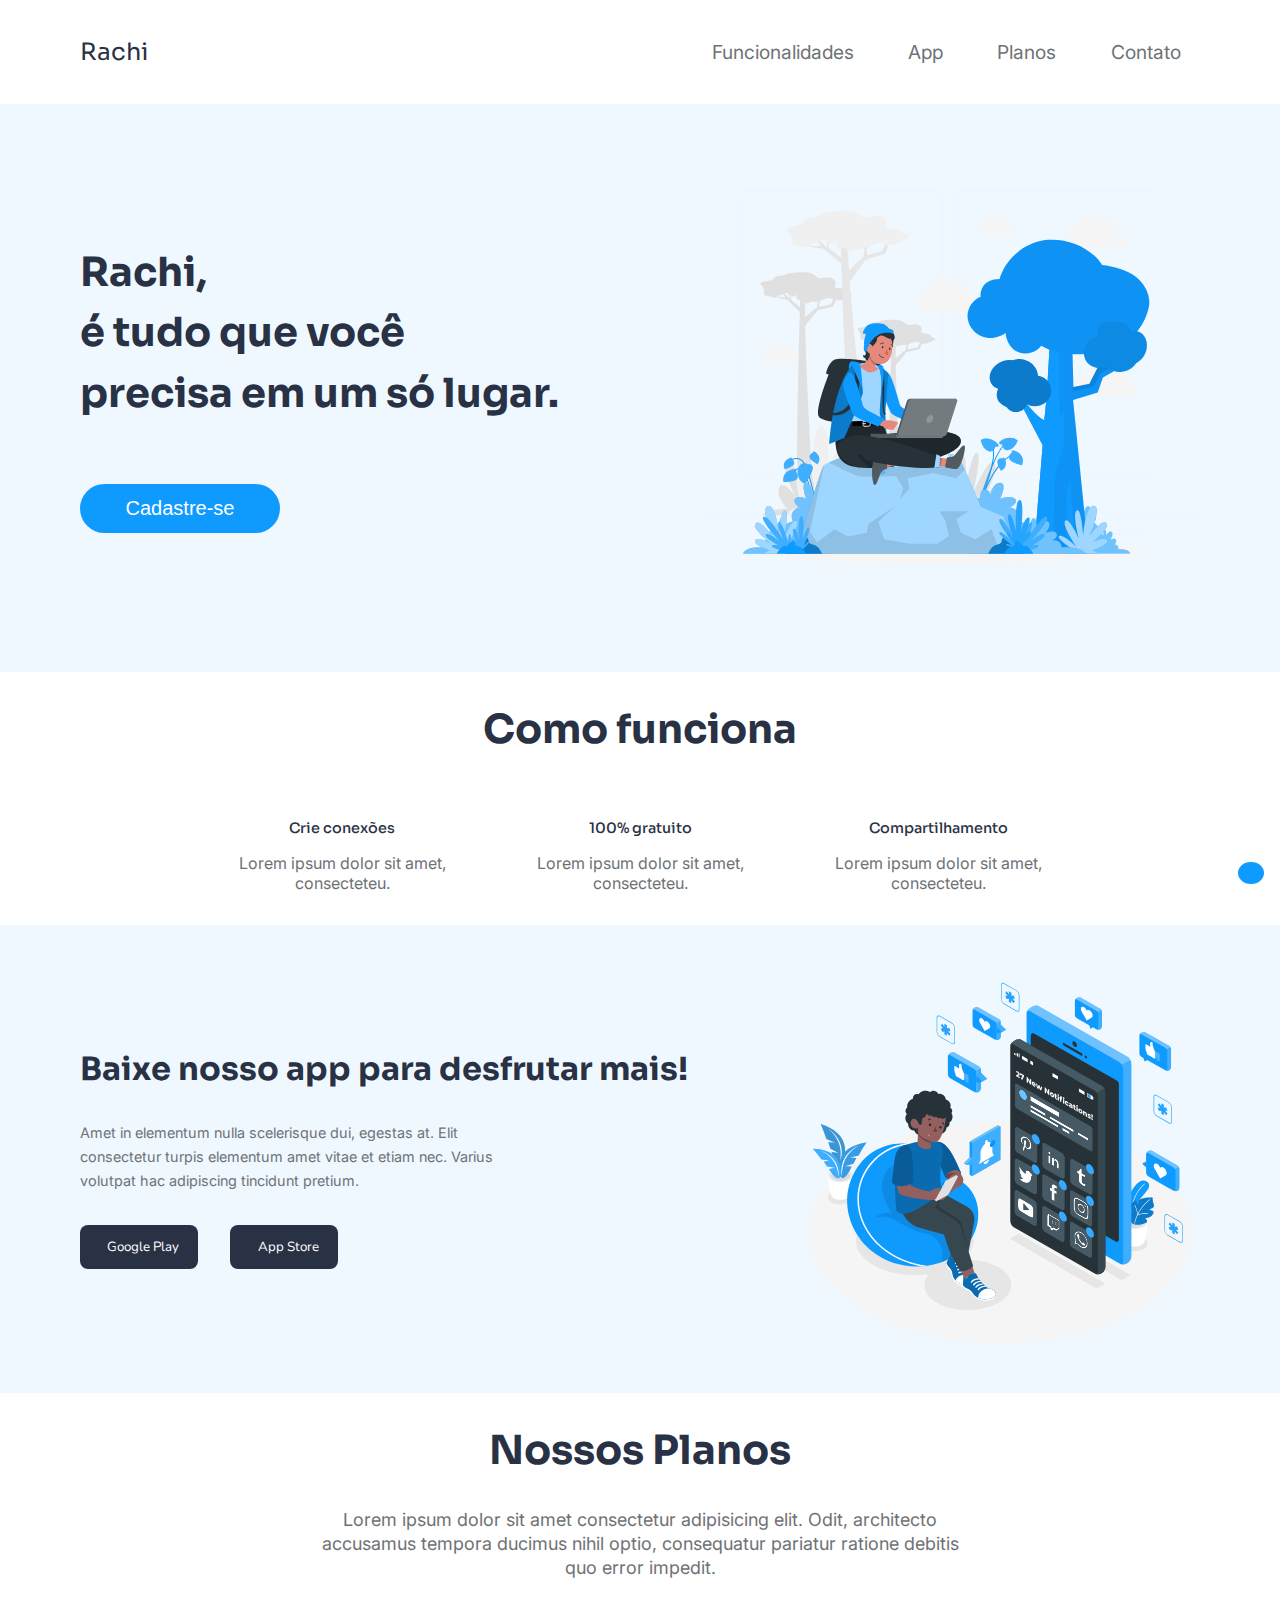
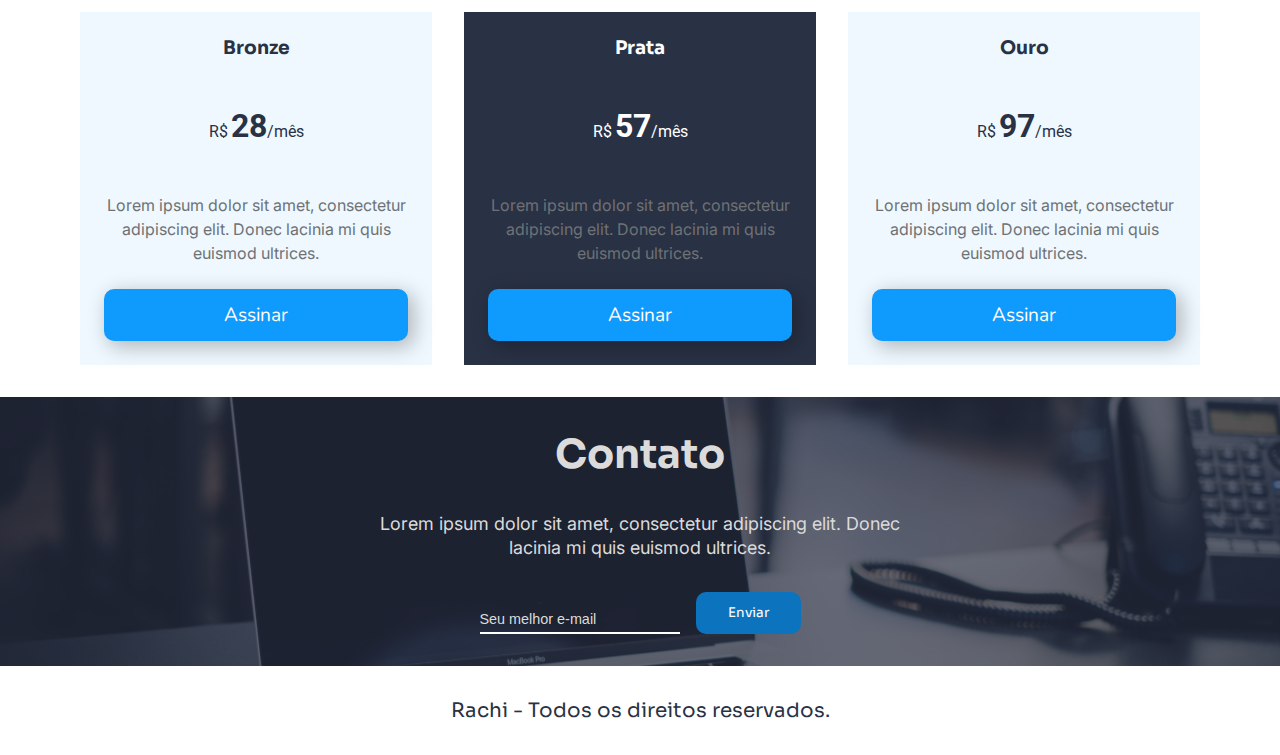
<file: desafio19/index.html>
<!DOCTYPE html>
<html lang="pt-br">
<head>
    <meta charset="UTF-8">
    <meta name="viewport" content="width=device-width, initial-scale=1.0">
    <title>Rachi - Consultoria</title>

    <link rel="stylesheet" href="style.css">
    <script src="script.js"></script>

    <!-- link SVG -->
    <link rel="stylesheet" href="https://cdnjs.cloudflare.com/ajax/libs/font-awesome/6.4.2/css/all.min.css" integrity="sha512-z3gLpd7yknf1YoNbCzqRKc4qyor8gaKU1qmn+CShxbuBusANI9QpRohGBreCFkKxLhei6S9CQXFEbbKuqLg0DA==" crossorigin="anonymous" referrerpolicy="no-referrer" />

    <!-- família de fontes -->
    <link rel="preconnect" href="https://fonts.googleapis.com">
    <link rel="preconnect" href="https://fonts.gstatic.com" crossorigin>
    <link href="https://fonts.googleapis.com/css2?family=Inter:wght@100;200;300;500&family=Nunito:wght@200;300;400;500&family=Roboto:wght@100;300;400;500&family=Sora:wght@100;200;300;400;500&display=swap" rel="stylesheet">
    
</head>
<body>

    <section class="top-body">
        <abbr title="Subir para o topo">
            <a href="#top">
                <button>
                    <i class="fa-solid fa-arrow-up"></i>
                </button>
            </a>
        </abbr>
    </section>

    <header id="top" class="larguraPadrao">
        <span>Rachi</span>
        
        <nav id="navegation">
            <ul>
                <li><a href="#funcionalidade">Funcionalidades</a></li>
                <li><a href="#app">App</a></li>
                <li><a href="#planos">Planos</a></li>
                <li><a href="#contato">Contato</a></li>
            </ul>
        </nav>
        <button id="btn" onclick="toggleMenu()">&#x2630</button>
    </header>

    <main class="main">
        <div class="larguraPadrao">
            <div class="main-div">
                <h1>
                    Rachi, <br>
                    é tudo que você <br>
                    precisa em um só lugar.
                </h1>

                <button>Cadastre-se</button>
            </div>
            <div class="image">
                <img src="images/img01.svg" alt="#">
            </div>
        </div>
    </main>

    <section id="funcionalidade" class="funcionamento larguraPadrao">
        <h2>Como funciona</h2>

        <div class="vantagens">
            <div>
                <i class="fa-solid fa-user-plus"></i>
                <span>Crie conexões</span>
                <p>Lorem ipsum dolor sit amet, consecteteu.</p>
            </div>

            <div>
                <i class="fa-solid fa-user-check"></i>
                <span>100% gratuito</span>
                <p>Lorem ipsum dolor sit amet, consecteteu.</p>
            </div>

            <div>
                <i class="fa-regular fa-face-smile"></i>
                <span>Compartilhamento</span>
                <p>Lorem ipsum dolor sit amet, consecteteu.</p>
            </div>
        </div>
    </section>

    <section id="app" class="sec-app">
        <div class="instalarApp larguraPadrao">
            <div class="informacoes">
                <h2>Baixe nosso app para desfrutar mais!</h2>
                <p>Amet in elementum nulla scelerisque dui, egestas at. Elit consectetur turpis elementum amet vitae et etiam nec. Varius volutpat hac adipiscing tincidunt pretium.</p>
            
                <div class="div-btn">
                    <button>
                        <span><i class="fa-brands fa-google-play"></i></span>
                        Google Play
                    </button>
                    <button>
                        <span><i class="fa-brands fa-apple"></i></span>
                        App Store
                    </button>
                </div>
            </div>
            <div class="image image02">
                <img src="images/img02.svg" alt="#">
            </div>
        </div>
    </section>

    <section id="planos" class="planos larguraPadrao">
        <h2>Nossos Planos</h2>
        <p>Lorem ipsum dolor sit amet consectetur adipisicing elit. Odit, architecto accusamus tempora ducimus nihil optio, consequatur pariatur ratione debitis quo error impedit.</p>

        <div class="nossos-planos">
            <div class="plano-bronze">
                <h3>Bronze</h3>
                <div class="preco-plano">
                    <span class="preco-mes">R$<strong>28</strong>/mês</span>
                </div>
                <p>Lorem ipsum dolor sit amet, consectetur adipiscing elit. Donec lacinia mi quis euismod ultrices.</p>
                <button>Assinar</button>
            </div>
            <div class="plano-prata">
                <h3>Prata</h3>
                <div class="preco-plano">
                    <span class="preco-mes">R$<strong>57</strong>/mês</span>
                </div>
                <p>Lorem ipsum dolor sit amet, consectetur adipiscing elit. Donec lacinia mi quis euismod ultrices.</p>
                <button>Assinar</button>
            </div>
            <div class="plano-ouro">
                <h3>Ouro</h3>
                <div class="preco-plano">
                    <span class="preco-mes">R$<strong>97</strong>/mês</span>
                </div>
                <p>Lorem ipsum dolor sit amet, consectetur adipiscing elit. Donec lacinia mi quis euismod ultrices.</p>
                <button>Assinar</button>
            </div>
        </div>
    </section>

    <div id="contato" class="contato">
        <section class="form-contato larguraPadrao">
            <h2>Contato</h2>
            <p>Lorem ipsum dolor sit amet, consectetur adipiscing elit. Donec lacinia mi quis euismod ultrices.</p>
            <form autocomplete="off" action="#" class="contato-email">
                <input required placeholder="Seu melhor e-mail" type="email" name="email" id="email">
                <button type="submit">Enviar</button>
            </form>
        </section>
    </div>

    <footer>
        <p>Rachi - Todos os direitos reservados.</p>
    </footer>
</body>
</html>
</file>
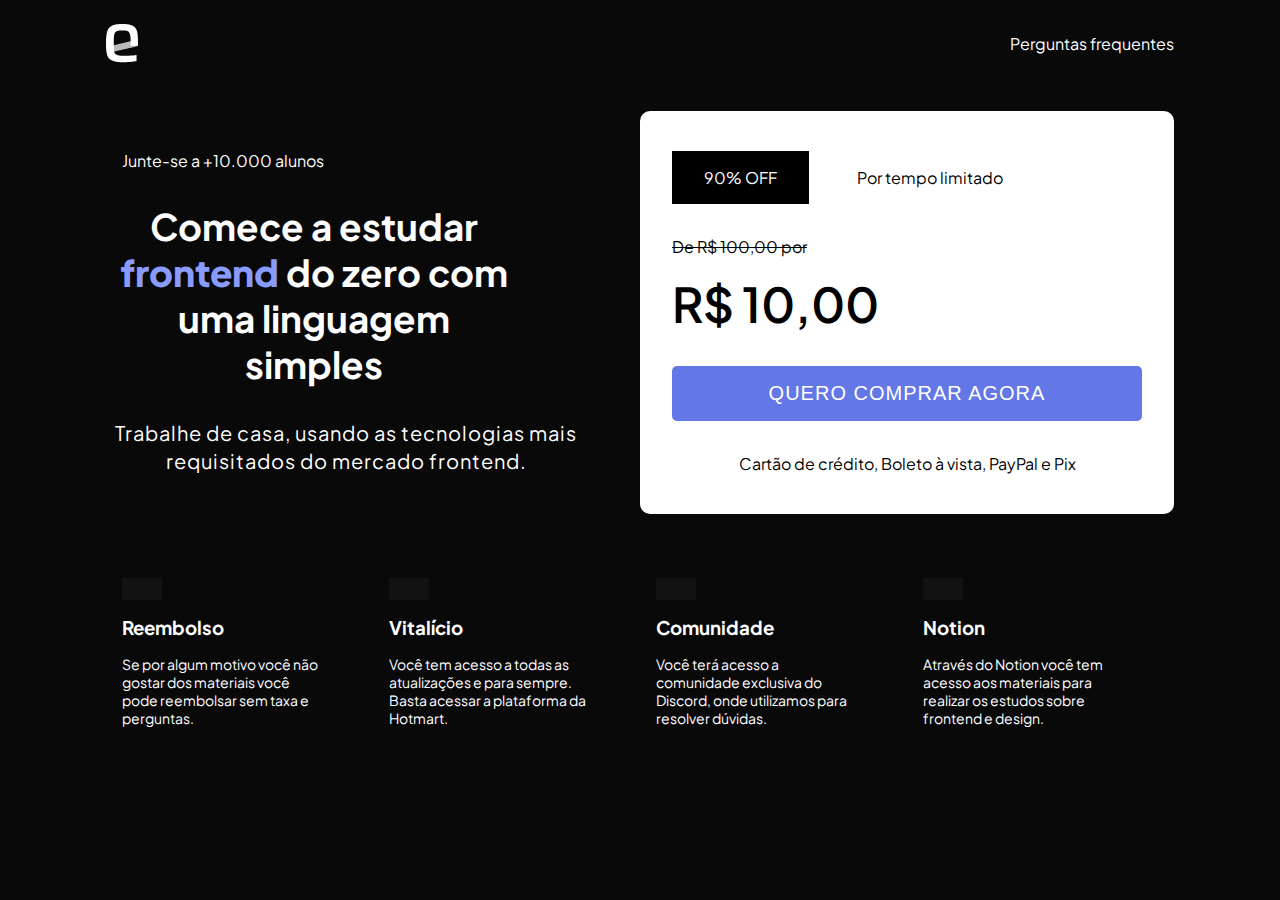
<file: projeto-eFront/index.html>
<!DOCTYPE html>
<html lang="pt-br">
<head>
    <meta charset="UTF-8">
    <meta name="viewport" content="width=device-width, initial-scale=1.0">
    <title>eFront</title>

    <link rel="stylesheet" href="style/style.css">
    <link rel="shortcut icon" href="assets/01.svg" type="image/x-icon">

    <link rel="stylesheet" href="https://cdnjs.cloudflare.com/ajax/libs/font-awesome/6.5.1/css/all.min.css" integrity="sha512-DTOQO9RWCH3ppGqcWaEA1BIZOC6xxalwEsw9c2QQeAIftl+Vegovlnee1c9QX4TctnWMn13TZye+giMm8e2LwA==" crossorigin="anonymous" referrerpolicy="no-referrer"/>

    <link rel="preconnect" href="https://fonts.googleapis.com">
    <link rel="preconnect" href="https://fonts.gstatic.com" crossorigin>
    <link href="https://fonts.googleapis.com/css2?family=Plus+Jakarta+Sans:wght@200;300;400;500;600&display=swap" rel="stylesheet">

</head>
<body>
    <div class="header">
        <header>
            <img src="assets/01.svg" alt="Logo eFront">
            <button class="mode"><i class="fa-solid fa-sun"></i></button>
            <span class="span-header">Perguntas frequentes</span>
        </header>
    </div>

    <section class="content">
        <div class="sobre">
            <span>
                <i class="fa-solid fa-check"></i>
                Junte-se a +10.000 alunos
            </span>
            <h1>Comece a estudar <strong class="style-font">frontend</strong> do zero com uma linguagem simples</h1>
            <p>Trabalhe de casa, usando as tecnologias mais requisitados do mercado frontend.</p>
        </div>
        <div class="oferta">
            <div class="container01">
                <span class="span-oferta">90% off</span>
                <span class="time">Por tempo limitado</span>
            </div>
            <div class="preco">
                <span class="before">De R$ 100,00 por</span>
                <span class="after">R$ 10,00</span>
            </div>
            <button>Quero comprar agora</button>
            <p>Cartão de crédito, Boleto à vista, PayPal e Pix</p>
        </div>
    </section>
      
    <section class="vantagens">
        <div class="reembolso">
            <i class="fa-regular fa-clock"></i>
            <h3>Reembolso</h3>
            <p>Se por algum motivo você não gostar dos materiais você pode reembolsar sem taxa e perguntas.</p>
        </div>
        <div class="vitalício">
            <i class="fa-solid fa-bolt"></i>
            <h3>Vitalício</h3>
            <p>Você tem acesso a todas as atualizações e para sempre. Basta acessar a plataforma da Hotmart.</p>
        </div>
        <div class="comunidade">
            <i class="fa-brands fa-discord"></i>
            <h3>Comunidade</h3>
            <p>Você terá acesso a comunidade exclusiva do Discord, onde utilizamos para resolver dúvidas.</p>
        </div>
        <div class="notion">
            <i class="fa-solid fa-bullseye"></i>
            <h3>Notion</h3>
            <p>Através do Notion você tem acesso aos materiais para realizar os estudos sobre frontend e design.</p>
        </div>
    </section>


    <script src="script.js"></script>
</body>
</html>
</file>
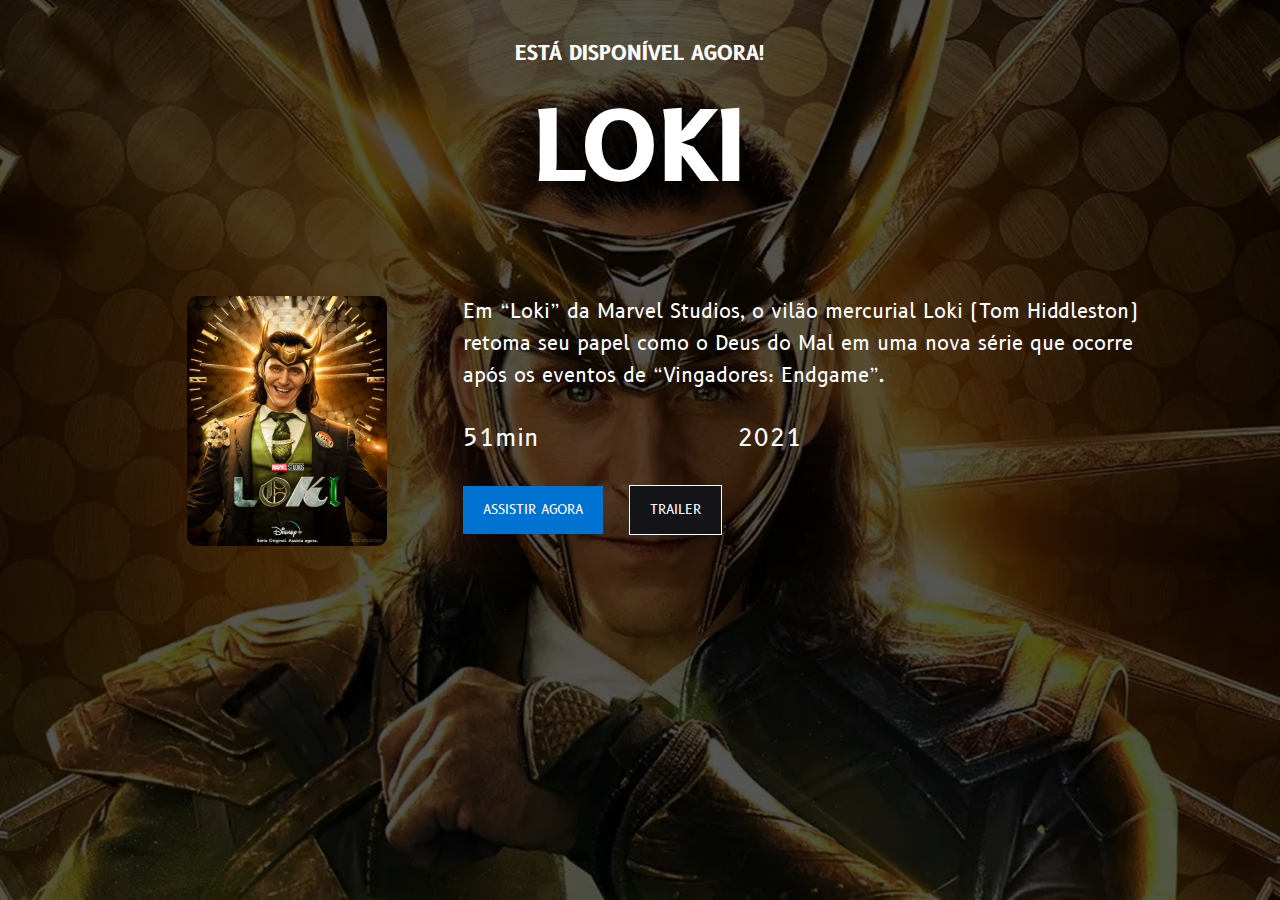
<file: projeto-loki/index.html>
<!DOCTYPE html>
<html lang="pt-br">

<head>
    <meta charset="UTF-8">
    <meta name="viewport" content="width=device-width, initial-scale=1.0">
    <title>Loki - Nos Cinemas</title>

    <link rel="stylesheet" href="https://cdnjs.cloudflare.com/ajax/libs/font-awesome/6.4.2/css/all.min.css"
        integrity="sha512-z3gLpd7yknf1YoNbCzqRKc4qyor8gaKU1qmn+CShxbuBusANI9QpRohGBreCFkKxLhei6S9CQXFEbbKuqLg0DA=="
        crossorigin="anonymous" referrerpolicy="no-referrer" />

    <link rel="preconnect" href="https://fonts.googleapis.com">
    <link rel="preconnect" href="https://fonts.gstatic.com" crossorigin>
    <link href="https://fonts.googleapis.com/css2?family=B612:wght@400;700&display=swap" rel="stylesheet">

    <link rel="stylesheet" href="style.css">
</head>

<body>
    <section class="sec-body">
        <img src="images/loki-fundo.webp" alt="">
        <header>
            <span><strong>Está disponível agora!</strong></span>
            <h1>Loki</h1>
        </header>
        <main>
            <img src="images/loki-capa-filme.png" alt="Capa do filme Loki">
            <div class="main-descricao">
                <p>Em “Loki” da Marvel Studios, o vilão mercurial Loki (Tom Hiddleston) retoma seu papel como o Deus do Mal
                    em uma nova série que ocorre após os eventos de “Vingadores: Endgame”. </p>
                <div class="descricao-flex">
                    <span>
                        <i class="fa-regular fa-clock"></i>
                        51min
                    </span>
                    <ul>
                        <li><i class="fa-solid fa-star"></i></li>
                        <li><i class="fa-solid fa-star"></i></li>
                        <li><i class="fa-solid fa-star"></i></li>
                        <li><i class="fa-solid fa-star"></i></li>
                        <li><i class="fa-regular fa-star"></i></li>
                    </ul>
                    <span>2021</span>
                </div>
                <div class="main-btn">
                    <button class="btn-assistir">Assistir agora</button>
                    <button class="btn-trailer">Trailer</button>
                </div>
            </div>
        </main>
    </section>
</body>

</html>
</file>
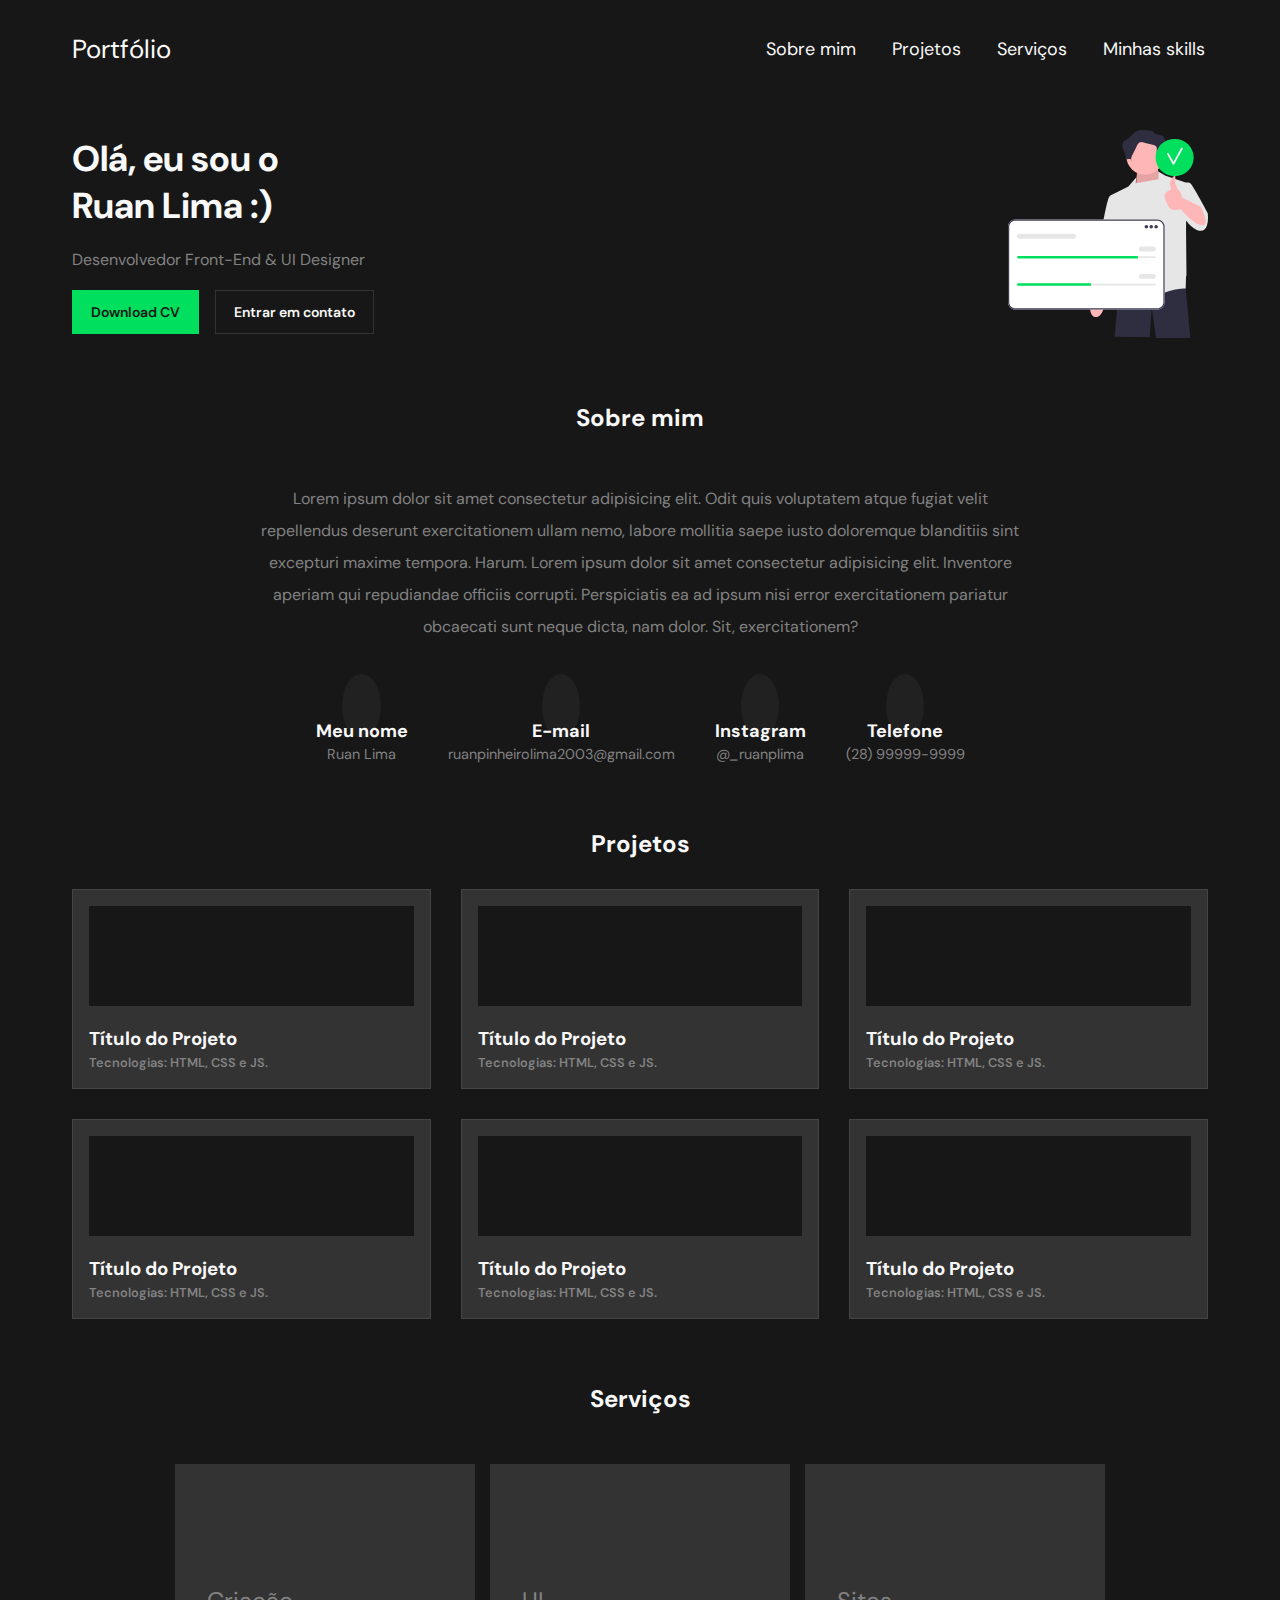
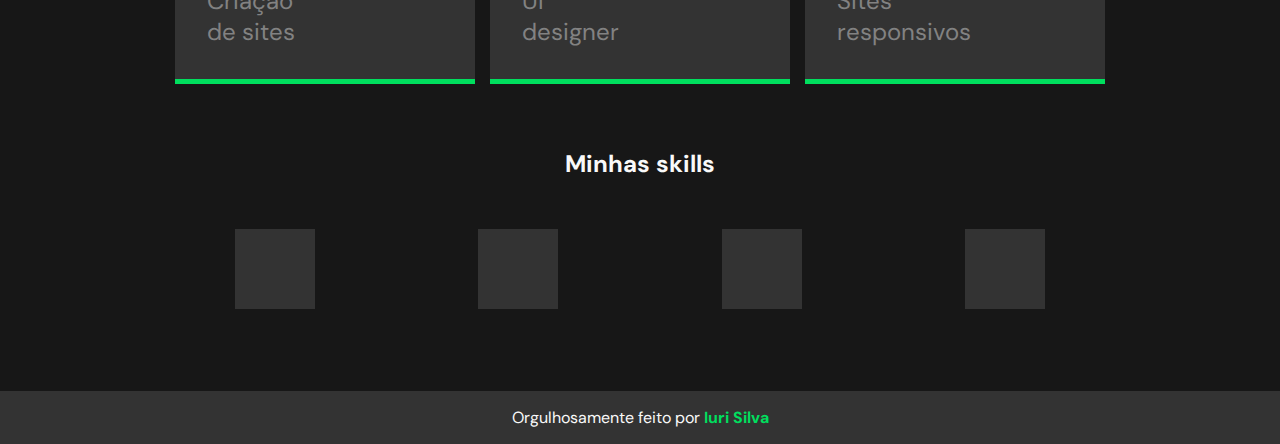
<file: projeto-portfolio-codelandia/index.html>
<!DOCTYPE html>
<html lang="pt-br">

<head>
    <meta charset="UTF-8">
    <meta name="viewport" content="width=device-width, initial-scale=1.0">
    <title>Portfólio Codelândia</title>

    <link rel="stylesheet" href="style.css">
    <script src="script.js"></script>

    <link rel="preconnect" href="https://fonts.googleapis.com">
    <link rel="preconnect" href="https://fonts.gstatic.com" crossorigin>
    <link
        href="https://fonts.googleapis.com/css2?family=DM+Sans:opsz,wght@9..40,100;9..40,200;9..40,300;9..40,400;9..40,500;9..40,600;9..40,700;9..40,800;9..40,900&display=swap"
        rel="stylesheet">

    <link rel="stylesheet" href="https://cdnjs.cloudflare.com/ajax/libs/font-awesome/6.4.2/css/all.min.css"
        integrity="sha512-z3gLpd7yknf1YoNbCzqRKc4qyor8gaKU1qmn+CShxbuBusANI9QpRohGBreCFkKxLhei6S9CQXFEbbKuqLg0DA=="
        crossorigin="anonymous" referrerpolicy="no-referrer" />
</head>

<body>
    <header class="largura">
        <span>
            Portfólio
        </span>

        <button onclick="toggleMenu()" class="menu-mobile"id="menu-mobile">Menu</button>

        <nav id="nav">
            <ul>
                <li><a href="#">Sobre mim</a></li>
                <li><a href="#">Projetos</a></li>
                <li><a href="#">Serviços</a></li>
                <li><a href="#">Minhas skills</a></li>
            </ul>
        </nav>
    </header>

    <main class="main largura">
        <div class="apresentacao">
            <h1>Olá, eu sou o Ruan Lima :)</h1>
            <span>
                Desenvolvedor Front-End & UI Designer
            </span>
            <div class="apresentacao-btn">
                <button>
                    Download CV
                </button>
                <button>
                    Entrar em contato
                </button>
            </div>
        </div>
        <img src="images/image-join.svg" alt="Illustrator Join">
    </main>

    <section class="largura sobre-mim">
        <h2>Sobre mim</h2>
        <p>Lorem ipsum dolor sit amet consectetur adipisicing elit. Odit quis voluptatem atque fugiat velit repellendus
            deserunt exercitationem ullam nemo, labore mollitia saepe iusto doloremque blanditiis sint excepturi maxime
            tempora. Harum. Lorem ipsum dolor sit amet consectetur adipisicing elit. Inventore aperiam qui repudiandae
            officiis corrupti. Perspiciatis ea ad ipsum nisi error exercitationem pariatur obcaecati sunt neque dicta,
            nam dolor. Sit, exercitationem?</p>

        <div class="contato">
            <ul>
                <li>
                    <i class="fa-regular fa-face-smile"></i>
                    <h3>Meu nome</h3>
                    <span>Ruan Lima</span>
                </li>
                <li>
                    <i class="fa-regular fa-envelope"></i>
                    <h3>E-mail</h3>
                    <span>ruanpinheirolima2003@gmail.com</span>
                </li>
                <li>
                    <i class="fa-brands fa-instagram"></i>
                    <h3>Instagram</h3>
                    <span>@_ruanplima</span>
                </li>
                <li>
                    <i class="fa-solid fa-phone"></i>
                    <h3>Telefone</h3>
                    <span>(28) 99999-9999</span>
                </li>
            </ul>
        </div>
    </section>

    <section class="projetos-criados">
        <h2>Projetos</h2>
        <div class="section-projetos">
            <div class="projeto">
                <div class="slide-projeto">
                </div>
                <h3>Título do Projeto</h3>
                <span>Tecnologias: HTML, CSS e JS.</span>
            </div>
            <div class="projeto">
                <div class="slide-projeto">
                </div>
                <h3>Título do Projeto</h3>
                <span>Tecnologias: HTML, CSS e JS.</span>
            </div>
            <div class="projeto">
                <div class="slide-projeto">
                </div>
                <h3>Título do Projeto</h3>
                <span>Tecnologias: HTML, CSS e JS.</span>
            </div>
            <div class="projeto">
                <div class="slide-projeto">
                </div>
                <h3>Título do Projeto</h3>
                <span>Tecnologias: HTML, CSS e JS.</span>
            </div>
            <div class="projeto">
                <div class="slide-projeto">
                </div>
                <h3>Título do Projeto</h3>
                <span>Tecnologias: HTML, CSS e JS.</span>
            </div>
            <div class="projeto">
                <div class="slide-projeto">
                </div>
                <h3>Título do Projeto</h3>
                <span>Tecnologias: HTML, CSS e JS.</span>
            </div>
        </div>
    </section>

    <section class="servicos largura">
        <h2>Serviços</h2>
        <div class="section-servicos-prestados">
            <div class="servico-prestado">
                <i class="fa-solid fa-code"></i>
                <span>Criação <br>
                    de sites</span>
            </div>
            <div class="servico-prestado">
                <i class="fa-brands fa-figma"></i>
                <span>UI <br>
                    designer</span>
            </div>
            <div class="servico-prestado">
                <i class="fa-solid fa-mobile-screen"></i>
                <span>Sites <br>
                    responsivos</span>
            </div>
        </div>
    </section>

    <section class="largura skills">
        <h2>Minhas skills</h2>
        <div class="minhas-skills">
            <i class="fa-brands fa-html5"></i>
            <i class="fa-brands fa-css3-alt"></i>
            <i class="fa-brands fa-js"></i>
            <i class="fa-brands fa-react"></i>
        </div>
    </section>

    <footer>
        <p>Orgulhosamente feito por <strong>Iuri Silva</strong></p>
    </footer>
</body>

</html>
</file>
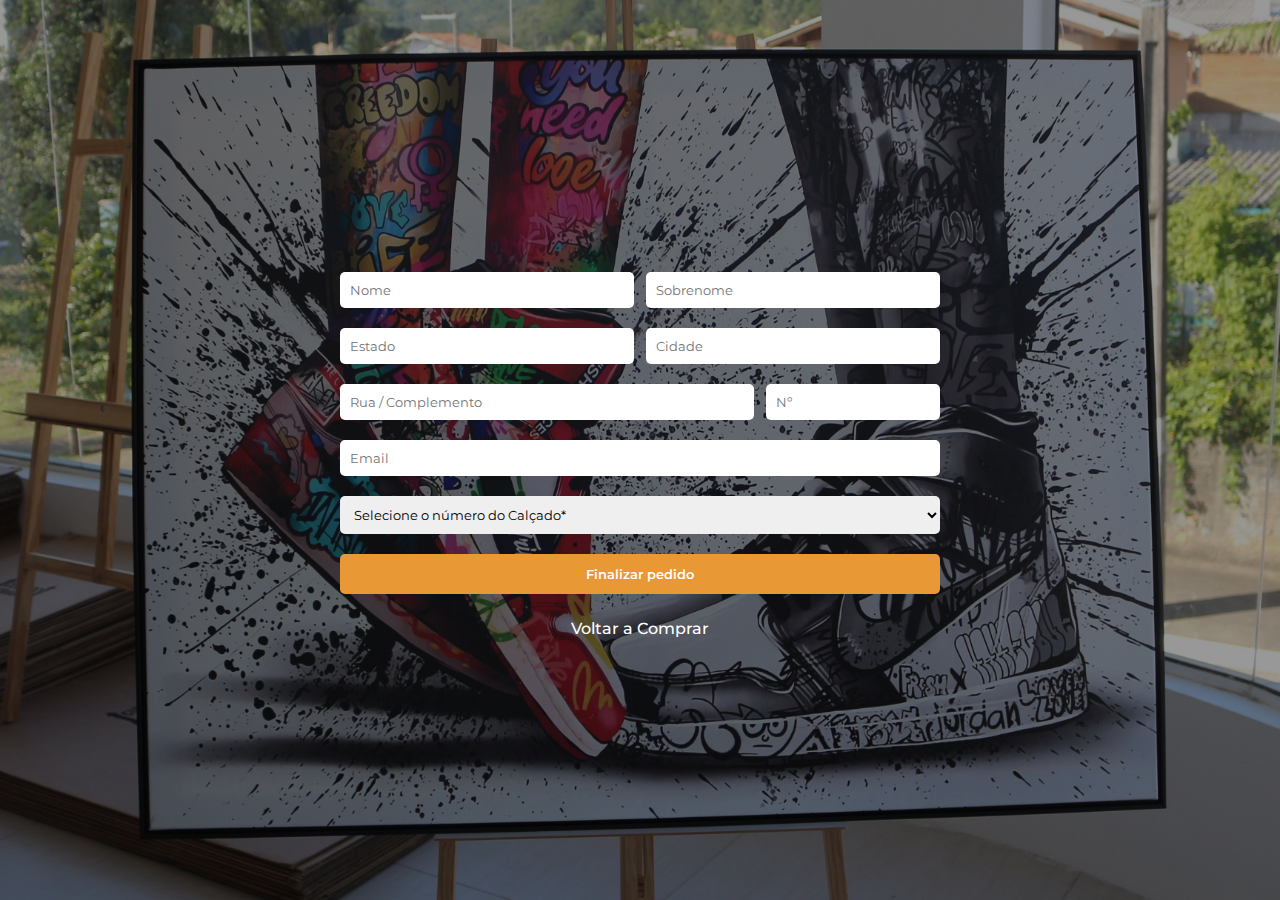
<file: desafio02/form-pag02.html>
<!DOCTYPE html>
<html lang="pt-br">

<head>
    <meta charset="UTF-8">
    <meta http-equiv="X-UA-Compatible" content="IE=edge">
    <meta name="viewport" content="width=device-width, initial-scale=1.0">
    <title>Finalize Seu Pedido</title>

    <link rel="stylesheet" href="form.css">
    <link rel="preconnect" href="https://fonts.googleapis.com">
    <link rel="preconnect" href="https://fonts.gstatic.com" crossorigin>
    <link
        href="https://fonts.googleapis.com/css2?family=Montserrat:wght@100;200;300;400;500;600;700;800;900&display=swap"
        rel="stylesheet">
</head>

<body>
    <main>
        <form id="formulario">
            <div class="name">
                <input type="text" required placeholder="Nome">
                <input type="text" placeholder="Sobrenome">
            </div>
            <div class="endereco">
                <div class="casa">
                    <input type="text" required placeholder="Estado">
                    <input type="text" required placeholder="Cidade">
                </div>
                <div class="number">
                    <input type="text" required placeholder="Rua / Complemento">
                    <input type="number" placeholder="Nº" min="0">
                </div>
            </div>
            <div class="informacao">
                <input type="email" required placeholder="Email">
            </div>
            <div class="tamanho-pe">
                <select>
                    <option selected disabled>Selecione o número do Calçado*</option>
                    <option>35</option>
                    <option>36</option>
                    <option>37</option>
                    <option>38</option>
                    <option>39</option>
                    <option>40</option>
                    <option>41</option>
                    <option>42</option>
                    <option>43</option>
                    <option>44</option>
                    <option>45</option>
                    <option>46</option>
                </select>
            </div>
            <div class="btn">
                <input value="Finalizar pedido" type="submit">
            </div>
                <p><a href="index.html">Voltar a Comprar</a></p>
        </form>
    </main>

</body>

</html>
</file>
<file: comida-oriental/estilo/style.css>
@charset "UTF-8";

:root{
    --font1: "Fondamento", cursive;
    --font2: "Montserrat", cursive;
    --font3: "Inter", cursive;
}

.padrao{
    padding: 1rem;
    max-width: 1100px;
    margin: 0 auto;
}


header{
    display: flex;
    align-items: center;
    justify-content: space-between;
}

.title{
    font-family: var(--font1);
    font-weight: 100;
    color: #FF0000;
    text-transform: uppercase;
    font-size: 1.3rem;
}

.title span{
    margin-right: 5px;
}
 
nav .menu{
    display: flex;
    list-style: none;
    gap: 1.75rem;
    font-family: var(--font2);
}

nav .menu li{
    cursor: pointer; 
    position: relative;
    padding-bottom: 2px;
}

nav .menu li::before{
    content: '';
    position: absolute;
    width: 0;
    height: 2px;
    background-color: #FF0000;
    bottom: 0;
    transition: .3s linear;
}

nav .menu li:hover::before{
    width: 100%;
}


.button{
    text-decoration: none;
    color: #fff;
    background-color: #FF0000;
    padding: .5rem 1.75rem;
    border-radius: 1rem;
    font-family: var(--font3);
    font-weight: 500;
}

.inicio{
    display: flex;
    align-items: center;
    justify-content: space-between;

}

.h2{
    font-family: var(--font3);
    font-weight: 300;
    font-size: 2.5rem;
}

.paragrafos-principais{
    max-width: 40ch;
    font-size: 1.2rem;
    line-height: 1.8rem;
    letter-spacing: 1px;
    font-family: var(--font2);
    margin: -.8rem 0 2.2rem;
}

.inicio .image{
    width: 260px;
    height: 320px;
}

.inicio .image img{
    max-width: 100%;
    height: 100%;
}


.sobre{
    display: flex;
    align-items: center;
    justify-content: space-between;
    margin-bottom: 2rem;
}

.image{
    max-width: 400px;
    height: 450px;
}

.sobre .image img{
    max-width: 100%;
    border-radius: 2rem;
}

.quem-somos{
    display: flex;
    flex-direction: column;
    justify-content: start;
    width: 100%;
    margin-left: 5rem;
}

.quem-somos span{
    color: #FF0000;
    margin-bottom: -10px;
    font-family: var(--font2);
}

.pratos,
.pratos-populares{
    text-align: center;
}

.style-h2{
    font-size: 2.3rem;
    font-family: var(--font3);
    font-weight: 300;
    text-align: center;
}

.pratos-populares{
    display: flex;
    justify-content: center;
    align-items: center;
    gap: 1rem;
}

.pratos .pratos-populares img{
    max-width: 280px;
    border-radius: 3rem;
}

.pratos .pratos-populares div{
    padding: 1.5rem;
    flex: 1;
    transition: .2s linear;
    border-radius: 1rem;
}


.pratos .pratos-populares div:hover{
    box-shadow: 1px 1px 15px 10px #a0a0a06e;
}

.pratos .pratos-populares div h3{
    font-family: var(--font1);
}

.pratos .pratos-populares div p{
    display: flex;
    align-items: center;
    justify-content: center;
    height: 80px;
    font-family: var(--font3);
    font-size: .9rem;
    line-height: 1.1rem;
    letter-spacing: .95px;
}

.pratos .pratos-populares div span{
    color: #FF0000;
    font-size: 1.3rem;
    letter-spacing: 3px;
    font-family: var(--font2);
}


.comments{
    margin-top: 4rem;
}

.opinioes{
    display: flex;
    justify-content: center;
    align-items: center;
    margin-top: 5rem;
    gap: 2rem;
    position: relative;
}

.opinioes div img{
    width: 80px;
    border-radius: 100%;
}

.opinioes div{
    background-color: #e9e9e9d0;
    display: flex;
    flex-direction: column;
    padding: 1rem 1rem 1rem 1.2rem;
    gap: 10px;
    font-family: var(--font2);
    border-radius: 1rem;
}

.opinioes div i{
    color: #FF0000;
}

.opinioes div p{
    max-width: 40ch;
    margin-top: -10px;
}

.coracao{
    position: absolute;
    font-size: 30rem;
    color: #FF0000;
    z-index: -100;

    top: 50%;
    left: 50%;

    transform: translate(-50%, -45%);
}

.logo-footer{
    margin-top: 13rem;
    display: flex;
    align-items: center;
    justify-content: space-between;
}

.logo-footer p{
    font-family: var(--font1);
    font-weight: 100;
    color: #FF0000;
    text-transform: uppercase;
    font-size: 1.3rem;
}

.social-media{
    display: flex;
    align-items: center;
    gap: 2rem;
}

.social-media i{
    font-size: 1.3rem;
    cursor: pointer;
}


@media (max-width: 1000px){
    .img01{
        display: none;
    }

    .inicio{
        display: block;
        margin-top: -1.2rem;
    }

    .inicio .apresentacao p{
        max-width: 50ch;
    }

    .sobre{
        margin-top: -30rem;
    }
}
</file>
<file: desafio01/style.css>
@charset "UTF-8";

/* colors: 
#574AE8
#3EA1DB */


* {
    margin: 0;
    padding: 0;
    box-sizing: border-box;
    font-family: 'Lexend Deca', sans-serif;;
}

body{
    background-color: #9e9e9e39;
}

header {
    background-image: linear-gradient(to left, #3EA1DB, #574AE8);
    height: 150px;
}

header > section {
    width: 75%;
    height: 50%;
    margin: 0 auto;
}

header > .header-section {
    display: flex;
    align-items: center;
    justify-content: space-between;
    color: #ffffffce;
}

header > .header-section-navegation{
    position: relative;
}

header > .header-section-navegation > input{
    width: 100%;
    padding: 15px 15px 15px 50px;
    font-size: 15px;
    border: none;
    outline: none;
    background-color: #c1c1c129;
    color: #ffffffd4;
}

header > .header-section-navegation > input::placeholder{
    color: #ffffff7b;
}

header  svg{
    width: 20px;
    color: #ffffff9f;
    border: none;
    background-color: transparent;
    position: absolute;
    left: 13px;
    top: 14px;
}

button{
    background-color: transparent;
    border: none;
    outline: none;
    width: 0;
    height: 0;
}

main svg {
    width: 20px;
    color: white;
}

main section{
    background-color: #ffff;
    width: 75%;
    display: block;
    margin: 50px auto;
    padding: 20px;
    border-radius: 5px;
    cursor: context-menu;
    transition: .2s linear;
}

main section:hover{
    box-shadow: 2px 2px 10px 2px #7a7a7a85;
}

main section div{
    display: flex;
    justify-content: space-between;
    align-items: center;
    font-size: 12px;
    width: 100%;
    margin: 5px auto;
}

main section h1{
    font-weight: 400;
    color: #000000ce;
    cursor: context-menu;
}

main section .p-main{
    font-weight: 500;
    color: #00000068;
    margin-top: 10px;
    line-height: 30px;
    cursor: context-menu;
}
</file>
<file: desafio02/style.css>
@charset "UTF-8";


*{
    margin: 0;
    padding: 0;
    box-sizing: border-box; 
    font-family: 'Montserrat', sans-serif;
}

header{
    height: 400px;
}

header > .header-image{
    background: url('images/image-header.jpg');
    background-size: cover;
    background-position: center center;
    height: 100%;
}

header > .header-image > .header-txt{
    display: flex;
    flex-direction: column;
    height: 100%;
    align-items: flex-start;
    justify-content: center;
    background-color: #00000076;
}

header > .header-image > .header-txt > p,
h1{  
    margin: 30px 30px 30px 50px;
}

header > .header-image > .header-txt > h1{
    font-size: 30px;
    color: #e99836;
    text-shadow: -2px 2px 1px #00000054;
}

header > .header-image > .header-txt > p{
    font-size: 16px;
    font-weight: 500;
    line-height: 30px;
    color: #ffff;
}

main > .main-txt{
    margin: 20px;
    text-align: center;
}

main > .main-txt > h2{
    margin-top: 40px;
    font-size: 32px;
    color: #000;
    text-shadow: -2px 2px 1px #00000054;
}

main > .main-txt > p{
    margin: 30px 0;
    font-size: 18px;
    font-weight: 500;
}

main > .main-images{
    padding: 20px;
    display: flex;
    justify-content: center;
    align-items: center;
    flex-wrap: wrap;
}

body{
    background-color: #E49434;
}

.main-images section{
    width: 300px;
    position: relative;
    margin: 10px 7px;
}

.main-images section img{
    width: 100%;
}

.main-images section svg, path{
    position: absolute;
    top: 15px;
    left: 20px;
}

.car,
.car2,
.car3,
.car4,
.car5,
.car6,
.car7,
.car8{
    font-size: 20px;
    position: absolute;
    top: 17px;
    left: 55px;
    display: none;
}

.money,
.money2,
.money3,
.money4,
.money5,
.money6,
.money7,
.money8{
    position: absolute;
    bottom: 20px;
    left: 20px;
    font-size: 19px;
    display: none;
}

.vendidos,
.vendidos2,
.vendidos3,
.vendidos4,
.vendidos5,
.vendidos6,
.vendidos7,
.vendidos8{
    position: absolute;
    bottom: 20px;
    font-size: 13px;
    right: 20px;
    display: none;
}

.esconder a,
.esconder2 a,
.esconder3 a,
.esconder4 a,
.esconder5 a,
.esconder6 a,
.esconder7 a,
.esconder8 a{
    text-decoration: none;
    color: #000000;
}

.main-images-section img.img1:hover ~ .esconder > .money,
.main-images2-section img:hover ~ .esconder2 .money2,
.main-images3-section img:hover ~ .esconder3 .money3,
.main-images4-section img:hover ~ .esconder4 .money4,
.main-images5-section img:hover ~ .esconder5 .money5,
.main-images6-section img:hover ~ .esconder6 .money6,
.main-images7-section img:hover ~ .esconder7 .money7,
.main-images8-section img:hover ~ .esconder8 .money8{
    display: block;
}

.main-images-section img.img1:hover ~ .esconder > .vendidos,
.main-images2-section img:hover ~ .esconder2 .vendidos2,
.main-images3-section img:hover ~ .esconder3 .vendidos3,
.main-images4-section img:hover ~ .esconder4 .vendidos4,
.main-images5-section img:hover ~ .esconder5 .vendidos5,
.main-images6-section img:hover ~ .esconder6 .vendidos6,
.main-images7-section img:hover ~ .esconder7 .vendidos7,
.main-images8-section img:hover ~ .esconder8 .vendidos8{
    display: block;
}

.main-images-section img.img1:hover ~ .esconder > a > .car,
.main-images2-section img:hover ~ .esconder2 a .car2,
.main-images3-section img:hover ~ .esconder3 a .car3,
.main-images4-section img:hover ~ .esconder4 a .car4,
.main-images5-section img:hover ~ .esconder5 a .car5,
.main-images6-section img:hover ~ .esconder6 a .car6,
.main-images7-section img:hover ~ .esconder7 a .car7,
.main-images8-section img:hover ~ .esconder8 a .car8{
    display: block;
}

.esconder > a:hover ~ p,
.esconder2 a:hover ~ p,
.esconder3 a:hover ~ p,
.esconder4 a:hover ~ p,
.esconder5 a:hover ~ p,
.esconder6 a:hover ~ p,
.esconder7 a:hover ~ p,
.esconder8 a:hover ~ p{
    display: block;
}

.esconder p:hover,
.esconder2 p:hover,
.esconder3 p:hover,
.esconder4 p:hover,
.esconder5 p:hover,
.esconder6 p:hover,
.esconder7 p:hover,
.esconder8 p:hover{
    display: block;
}

.esconder > a > p:hover,
.esconder2 a p:hover,
.esconder3 a p:hover,
.esconder4 a p:hover,
.esconder5 a p:hover,
.esconder6 a p:hover,
.esconder7 a p:hover,
.esconder8 a p:hover{
    display: block;
    text-decoration: underline;
}
</file>
<file: desafio027/estilo/style.css>
@charset "UTF-8";

:root{
    --font1: "Fondamento", cursive;
    --font2: "Montserrat", cursive;
    --font3: "Inter", cursive;
}

.padrao{
    padding: 1rem;
    max-width: 1100px;
    margin: 0 auto;
}


header{
    display: flex;
    align-items: center;
    justify-content: space-between;
}

.title{
    font-family: var(--font1);
    font-weight: 100;
    color: #FF0000;
    text-transform: uppercase;
    font-size: 1.3rem;
}

.title span{
    margin-right: 5px;
}
 
nav .menu{
    display: flex;
    list-style: none;
    gap: 1.75rem;
    font-family: var(--font2);
}

nav .menu li{
    cursor: pointer; 
    position: relative;
    padding-bottom: 2px;
}

nav .menu li::before{
    content: '';
    position: absolute;
    width: 0;
    height: 2px;
    background-color: #FF0000;
    bottom: 0;
    transition: .3s linear;
}

nav .menu li:hover::before{
    width: 100%;
}


.button{
    text-decoration: none;
    color: #fff;
    background-color: #FF0000;
    padding: .5rem 1.75rem;
    border-radius: 1rem;
    font-family: var(--font3);
    font-weight: 500;
}

.inicio{
    display: flex;
    align-items: center;
    justify-content: space-between;
    margin-top: 3rem;
    margin-bottom: 3rem;
}

.h2{
    font-family: var(--font3);
    font-weight: 300;
    font-size: 2.5rem;
}

.paragrafos-principais{
    max-width: 40ch;
    font-size: 1.2rem;
    line-height: 1.8rem;
    letter-spacing: 1px;
    font-family: var(--font2);
    margin: -.8rem 0 2.2rem;
}

.inicio .image img{
    max-width: 300px;
}


.sobre{
    display: flex;
    align-items: center;
    justify-content: space-between;
    margin-bottom: 6rem;
}

.image{
    max-width: 500px;
    height: 550px;
}

.sobre .image img{
    max-width: 100%;
    border-radius: 2rem;
}

.quem-somos{
    display: flex;
    flex-direction: column;
    justify-content: start;
    width: 100%;
    margin-left: 5rem;
}

.quem-somos span{
    color: #FF0000;
    margin-bottom: -10px;
    font-family: var(--font2);
}

.pratos,
.pratos-populares{
    text-align: center;
}

.style-h2{
    font-size: 2.3rem;
    font-family: var(--font3);
    font-weight: 300;
    text-align: center;
}

.pratos-populares{
    display: flex;
    justify-content: center;
    align-items: center;
    gap: 1rem;
}

.pratos .pratos-populares img{
    max-width: 280px;
    border-radius: 3rem;
}

.pratos .pratos-populares div{
    padding: 1.5rem;
    flex: 1;
    transition: .2s linear;
    border-radius: 1rem;
}


.pratos .pratos-populares div:hover{
    box-shadow: 1px 1px 15px 10px #a0a0a06e;
}

.pratos .pratos-populares div h3{
    font-family: var(--font1);
}

.pratos .pratos-populares div p{
    display: flex;
    align-items: center;
    justify-content: center;
    height: 80px;
    font-family: var(--font3);
    font-size: .9rem;
    line-height: 1.1rem;
    letter-spacing: .95px;
}

.pratos .pratos-populares div span{
    color: #FF0000;
    font-size: 1.3rem;
    letter-spacing: 3px;
    font-family: var(--font2);
}


.comments{
    margin-top: 4rem;
}

.opinioes{
    display: flex;
    justify-content: center;
    align-items: center;
    margin-top: 5rem;
    gap: 2rem;
    position: relative;
}

.opinioes div img{
    width: 80px;
    border-radius: 100%;
}

.opinioes div{
    background-color: #e9e9e9d0;
    display: flex;
    flex-direction: column;
    padding: 1rem 1rem 1rem 1.2rem;
    gap: 10px;
    font-family: var(--font2);
    border-radius: 1rem;
}

.opinioes div i{
    color: #FF0000;
}

.opinioes div p{
    max-width: 40ch;
    margin-top: -10px;
}

.coracao{
    position: absolute;
    font-size: 30rem;
    color: #FF0000;
    z-index: -100;

    top: 50%;
    left: 50%;

    transform: translate(-50%, -45%);
}

.logo-footer{
    margin-top: 13rem;
    display: flex;
    align-items: center;
    justify-content: space-between;
}

.logo-footer p{
    font-family: var(--font1);
    font-weight: 100;
    color: #FF0000;
    text-transform: uppercase;
    font-size: 1.3rem;
}

.social-media{
    display: flex;
    align-items: center;
    gap: 2rem;
}

.social-media i{
    font-size: 1.3rem;
    cursor: pointer;
}


@media (max-width: 1000px){
    .img01{
        display: none;
    }

    .inicio{
        display: block;
        margin-top: -1.2rem;
    }

    .inicio .apresentacao p{
        max-width: 50ch;
    }

    .sobre{
        margin-top: -30rem;
    }
}
</file>
<file: desafio03/style.css>
@charset "UTF-8";

*{
    margin: 0;
    padding: 0;
    box-sizing: border-box;
}

body{
    background-color: #ecececc0;
}

p{
    font-family: 'Lato', sans-serif;
}

h1,
h2{
    font-family: 'Merriweather', serif;
}

header{
    display: flex;
    justify-content: space-around;
    align-items: center;
    padding: 30px;
    background-color: #D7D4FF;
}

header > .txt-header{
    width: 350px;
    margin-top: 40px;
}

header p{
    color: #797979;
    font-weight: 600;
    line-height: 25px;
    margin: 20px 0;
}

header > .txt-header > .btn-header > button{
    border: none;
    outline: none;
    border-radius: 5px;
    background-color: #6C63FF;
    padding: 15px 45px;
    margin: 13px 0 0 0;
    color: #fff;
    font-weight: 600;
    cursor: pointer;
    transition: .3s linear;
}

img{
    width: 40%;
}

header > .txt-header > .btn-header > button:hover{
    background-color: #6b63ffdc;
}

main > .cards-section-main > div{
    width: 400px;
    height: 430px;
    margin: 10px;
}

main > .cards-section-main > div.card01 > .color-cards-section-main,
main > .cards-section-main > div.card02 > .color-cards02-section-main,
main > .cards-section-main > div.card03 > .color-cards03-section-main,
main > .cards-section-main > div.card04 > .color-cards04-section-main,
main > .cards-section-main > div.card05 > .color-cards05-section-main,
main > .cards-section-main > div.card06 > .color-cards06-section-main{
    height: 50%;
}

main > .cards-section-main > div.card01 > .color-cards-section-main{
    background-color: #FF6363;
}

main > .cards-section-main > div.card02 > .color-cards02-section-main{
    background-color: #63ECFF;
}

main > .cards-section-main > div.card03 > .color-cards03-section-main{
    background-color: #F363FF;
}

main > .cards-section-main > div.card04 > .color-cards04-section-main{
    background-color: #63FF73;
}

main > .cards-section-main > div.card05 > .color-cards05-section-main{
    background-color: #FFDD63;
}

main > .cards-section-main > div.card06 > .color-cards06-section-main{
    background-color: #6663FF;
}

.txt-cards-section-main,
.txt-cards02-section-main,
.txt-cards03-section-main,
.txt-cards04-section-main,
.txt-cards05-section-main,
.txt-cards06-section-main{
    padding: 15px;
    background-color: white;
    height: 50%;
}

main h2{
    margin: 10px 0;
}

main p{
    margin: 15px 0;
    line-height: 24px;
    font-size: 14px;
    color: #808080;
    font-weight: 600;
}

main > .cards-section-main{
    display: flex;
    justify-content: center;
    align-items: center;
    flex-wrap: wrap;
}

footer{
    background-color: #D7D4FF;
    padding: 30px 0;
}

footer > h1{
    text-align: center;
    margin: 30px 0;
}

footer > form{
    display: flex;
    margin: 0 auto;
    width: 400px;
    align-items: center;
    flex-direction: column;
}

footer > form > input{
    width: 100%;
    padding: 15px;
}

textarea{
    width: 400px;
    padding: 15px;
}

input,
textarea{
    border: none;
    outline: none;
    margin: 5px 0;
}

footer > form > button{
    background-color: #6C63FF;
    width: 100%;
    border: none;
    outline: none;
    padding: 15px;
    color: #ffff;
    font-size: 18px;
    cursor: pointer;
    transition: .3s linear;
}

footer > form > button:hover{
    background-color: #6b63ffdc;
}


@media(max-width: 860px){
    header{
        flex-direction: column;
    }

    header > .txt-header > .btn-header > button{
        width: 100%;
        margin: 0 0 40px 0;
    }

    img{
        width: 60%;
    }
}

@media(max-width: 450px){
    footer > form{
        width: 350px;
    }

    textarea{
        width: 350px;
    }
}
</file>
<file: desafio04/style.css>
@charset "UTF-8";

* {
    margin: 0;
    padding: 0;
    box-sizing: border-box;
}

body, 
html {
    font-family: 'Merriweather', serif;
    background-color: #d4cdcd;
}

main {
    display: flex;
    align-items: center;
    justify-content: space-around;
    height: 100vh;
}

.section-image {
    background-color: #fff;
    padding: 50px;
    border-radius: 10px;
    box-shadow: -7px 7px 20px #00000059;
}

.section-footer > p {
    text-align: center;
    font-size: 14px;
}

.section-footer > p > a {
    text-decoration: none;
    color: #2B6CB0;
}

.container-txt > h1 {
    margin: 5px 0 15px 0;
}

form {
    width: 300px;
    height: 400px;
}

.form-information > p { 
    text-align: end;
    margin-top: 5px;
}

.password-images{
    position: relative
}

.password-images img{
    width: 25px;
    cursor: pointer;
    position: absolute;
    right: 10px;
    top: 50%;
    transform: translateY(-50%);
}

.form-information > p > a {
    color: #2B6CB0;
    text-decoration: none;
}

.form-btn > button {
    width: 100%;
    background-color: #04C35C;
    border: none;
    outline: none;
    padding: 13px;
    color: white;
    font-size: 16px;
    cursor: pointer;
    margin: 15px 0 5px 0;
    border-radius: 4px;
    transition: all 400ms ease-in-out;
}

.form-btn > button:hover {
    background-color: #039e4b;
}

input {
    width: 100%;
    margin: 10px 0;
    border: 1px solid rgb(179, 179, 179);
    padding: 8px;
    outline: none;
    border-radius: 4px;
}

.container-form {
    margin-top: 40px;
}

.btn-login-google {
    padding: 13px;
    background-color: #000000;
   position: relative;
   margin-top: 10px;
   cursor: pointer;
   border-radius: 4px;
   transition: all 400ms ease-in-out;
}

.btn-google { 
    text-decoration: none;
}

.btn-login-google:hover {
    background-color: #000000e1;
}

.btn-login-google > p {
    text-align: center;
    font-size: 14px;
    color: #fff;
}

.btn-login-google > img {
    width: 20px;
    position: absolute;
    top: 11.8px;
    left: 20px;
}

@media (max-width: 1075px){
    .color {
        display: none;
    }

    .form-btn {
        margin-top: 20px;
    }
}
</file>
<file: desafio08/style.css>
@charset "UTF-8";


/* font-family: 'Lora', serif;
font-family: 'Inter', sans-serif; */

*{
    margin: 0;
    padding: 0;
    box-sizing: border-box;
}

body{
    background-color: #eeeeee;
    position: relative;
    height: 95vh;
}

header{
    display: flex;
    justify-content: space-around;
    align-items: center;
    margin: 20px;
}

header .header-pesquisa{
    display: flex;
    align-items: center;
    justify-content: space-around;
    width: 230px;
}

header .header-pesquisa .div-search{
    background-color: #fff;
    border-radius: 50%;
    width: 30px;
    height: 30px;
    border: 1px solid #00000049;
    position: relative;
    cursor: pointer;
}

header .header-pesquisa .div-search img{
    width: 15px;
    position: absolute;
    
    top: 50%;
    left: 50%;

    transform: translate(-50%, -50%);
}

header .header-pesquisa .div-login{
    background-color: #fff;
    border-radius: 15px;
    border: 1px solid #00000049;
    cursor: pointer;
    position: relative;
    width: 135px;
    height: 30px;
}

header .header-pesquisa .div-login a{
    text-decoration: none;
    text-transform: uppercase;
    font-size: 10px;
    font-weight: 600;
    color: #000;
    font-family: 'Inter', sans-serif;
    position: absolute;
    top: 50%;
    left: 50%;
    transform: translate(-50%, -50%);
}

main{
    position: relative;
    display: flex;
    flex-direction: column;
    align-items: center;
    justify-content: center;
    width: 550px;
    height: 400px;
    margin: 0 auto;
}

.sec-emotes img{
    width: 65px;
}

.sec-emotes img:nth-child(1){
    position: absolute;
    bottom: 0;
    right: 50%;
    transform: translateX(50%);

}

.sec-emotes img:nth-child(2){
    position: absolute;
    top: 0;
    left: 0;
}

.sec-emotes img:nth-child(3){
    position: absolute;
    top: 0;
    right: 0;
}

.sec-emotes img:nth-child(4){
    position: absolute;
    bottom: 0;
    right: 0;
}

.sec-emotes img:nth-child(5){
    position: absolute;
    bottom: 0;
    left: 0;
}

main .main-sec-txt{
    text-align: center;
}

main .main-sec-txt h1{
    font-size: 2.1em;
    margin: 30px 0;
}

main .main-sec-btns{
    width: 300px;
    margin: 0 auto;
    display: flex;
    justify-content: space-around;
}

main .main-sec-btns button{
    text-transform: uppercase;
    font-size: 12px;
    padding: 8px 20px;
    border: none;
    font-weight: 600;
    border-radius: 4px;
    cursor: pointer;
}

main .main-sec-btns button:hover{
    transform: scale(1.05);
    transition: .2s linear;
    opacity: .8;
}

main .main-sec-btns .btn01{
    background-color: #6610F2;
    color: #fff;
}

main .main-sec-btns .btn02{
    border: 1px solid #00000049;
    background-color: #fff;
}

footer{
    display: flex;
    justify-content: space-between;
    margin: 0 auto;
    width: 550px;
    position: absolute;
    bottom: 0;
    left: 50%;
    transform: translateX(-50%);
}

footer h2{
    color: #b1b1b1;
    text-transform: uppercase;
    font-size: 1em;
    border-left: 2px solid purple;
    padding-left: 10px;
    margin-bottom: 30px;
}

footer p{
    color: #000;
    font-size: 13px;
    line-height: 20px;
}

footer .foot01,
.foot02{
    width: 45%;
}


@media (max-width: 664px){
    .sec-emotes img{
       display: none;
    }

    main{
        width: 70%;
    }

    main .main-sec-btns{
        flex-direction: column;
    }

    main .main-sec-btns .btn01,
    .btn02{
        margin: 10px 0;
        width: 100%;
    }

    footer{
        width: 70%;
        
    }
}
</file>
<file: desafio19/style.css>
@charset "UTF-8";

:root{
    --font01: 'Inter', sans-serif;
    --font02: 'Nunito', sans-serif;
    --font03: 'Roboto', sans-serif;
    --font04: 'Sora', sans-serif;
}

*{
    margin: 0;
    padding: 0;
    box-sizing: border-box;
    list-style: none;
    text-decoration: none;
}

.larguraPadrao{
    max-width: 1200px;
    margin: 0 auto;
    display: flex;
    justify-content: space-between;
    align-items: center;
    padding: 2rem 2.5rem;
}

section.top-body button{
    position: fixed;
    right: 1rem;
    bottom: 1rem;
    border: none;
    background-color: #0F9AFE;
    padding: .7rem .8rem;
    cursor: pointer;
    border-radius: 100%;
}

section.top-body button i{
    color: #DBDBDB;
    font-size: 1.1rem;
}

header{
    position: relative;
}

header span{
    font-family: var(--font04);
    font-size: 1.5rem;
    color: #293145;
}

header nav ul{
    display: flex;
    gap: 1rem;
    font-family: var(--font01);
}

header nav ul li a{
    display: block;
    color: #6E7275;
    font-size: 1.2rem;
    transition: .2s linear;
    padding: .5rem 1.2rem;
    border-radius: 8px;
}

header nav ul li a:hover{
    color: #293145;
    background-color: #a5a8aa26;
}

header button{
    background-color: transparent;
    font-size: 1.2rem;
    border: none;
    cursor: pointer;
    padding: .5rem;
    position: absolute;
    top: 1.55rem;
    right: 2.5rem;
    display: none;
}

main.main{
    background-color: #EFF8FF;
    max-width: 100%;
}

.main .larguraPadrao .main-div{
    display: flex;
    flex-direction: column;
    gap: 3.75rem;
}

.main .larguraPadrao .main-div h1{
    color: #293145;
    font-size: 2.5rem;
    line-height: 3.78rem;
    font-family: var(--font04);
}

.main .larguraPadrao .main-div button{
    width: 200px;
    padding: .8rem 1.2rem;
    border-radius: 3.125rem;
    border: none;
    background-color: #0F9AFE;
    color: #fff;
    font-size: 1.25rem;
    cursor: pointer;
    transition: .3s linear;
}

.main .larguraPadrao .main-div button:hover{
    background-color: #0c74be;
}

.main .larguraPadrao .main-div button:active{
    transform: scale(.89);
}

div.image img{
   max-width: 100%;
}

section.funcionamento{
    flex-direction: column;
    gap: 3rem;
}

h2{
    font-size: 2.5rem;
    color: #293145;
    font-family: var(--font04);
    text-align: center;
}

section.funcionamento .vantagens{
    display: flex;
    align-items: center;
    justify-content: center;
    text-align: center;
    gap: 3rem;
    flex-wrap: wrap;
}

section.funcionamento .vantagens div{
    display: flex;
    flex-direction: column;
    gap: 1rem;
}

section.funcionamento .vantagens div i{
    font-size: 1.5rem;
    color: #0F9AFE;
}

section.funcionamento .vantagens div span{
    color: #293145;
    font-size: .9rem;
    font-family: var(--font04);
    font-weight: 500;
}

section.funcionamento .vantagens div p{
    font-size: 1rem;
    font-family: var(--font01);
    max-width: 25ch;
    color: #6E7275;
}

section.sec-app{
    max-width: 100%;
    background-color: #EFF8FF;
}

section div.instalarApp .informacoes{
    display: flex;
    flex-direction: column;
    gap: 2rem;
}

section div.instalarApp .informacoes h2{
    font-size: 2rem;
    color: #293145;
    font-family: var(--font04);
}

section div.instalarApp .informacoes p{
    max-width: 50ch;
    line-height: 1.5rem;
    color: #6E7275;
    font-family: var(--font01);
    font-size: .9rem;
}

section div.instalarApp .informacoes .div-btn{
    display: flex;
    gap: 2rem;
}

section div.instalarApp .informacoes .div-btn button{
    background-color: #293145;
    color: #fff;
    padding: .8rem 1.2rem;
    display: flex;
    align-items: center;
    font-family: var(--font02);
    border: none;
    cursor: pointer;
    border-radius: 8px;
    transition: .3s linear;
}

section div.instalarApp .informacoes .div-btn button:hover{
    opacity: .8;
}

section div.instalarApp .informacoes .div-btn button span{
    font-size: 1.2rem;
    margin: 0 .5rem 0 0;
}

section.planos{
    flex-direction: column;
    gap: 2rem;
}

section.planos p{
    max-width: 60ch;
    text-align: center;
    font-size: 1.125rem;
    color: #6E7275;
    line-height: 1.5rem;
    font-family: var(--font01);
}

section.planos .nossos-planos{
    display: flex;
    text-align: center;
    gap: 2rem;
    flex-wrap: wrap;
    justify-content: center;
    align-items: center;
}

section.planos .nossos-planos div{
    display: flex;
    flex: 1;
    flex-direction: column;
    gap: 1.5rem;
    max-width: 400px;
    min-width: 280px;
    padding: 1.5rem;
    justify-content: center;
    align-items: center;
}

section.planos .nossos-planos div h3{
    font-family: var(--font04);
    color: #293145;
}

section.planos .nossos-planos div p{
    font-size: 1rem;
}

section.planos .nossos-planos div{
    font-family: var(--font03);
    color: #293145;
}

section.planos .nossos-planos div div{
    display: flex;
    flex-direction: row;
    align-items: center;
    justify-content: center;
}

section.planos .nossos-planos div.plano-bronze,
section.planos .nossos-planos div.plano-ouro{
    background-color: #EFF8FF;
}

section.planos .nossos-planos div.plano-prata{
    background-color: #293145;
}

section.planos .nossos-planos div.plano-prata h3,
section.planos .nossos-planos div.plano-prata .preco-plano span{
    color: #fff;
}

section.planos .nossos-planos div div .preco-mes strong{
    font-size: 2rem;
    margin: 0 0 0 3px;
}

section.planos .nossos-planos div button{
    background-color: #0F9AFE;
    padding: .8rem;
    border-radius: 10px;
    border: none;
    color: #fff;
    font-family: var(--font02);
    font-size: 1.2rem;
    cursor: pointer;
    box-shadow: 5px 5px 20px 1px #00000043;
    width: 100%;
}

div.contato{
    background-image: url('images/img03.svg');
    background-repeat: no-repeat;
    background-size: cover;
    background-position: center center;
}

section.form-contato{
    flex-direction: column;
    gap: 2rem;
}

section.form-contato h2{
    color: #DBDBDB;
}

section.form-contato p{
    max-width: 50ch;
    text-align: center;
    font-size: 1.125rem;
    color: #DBDBDB;
    line-height: 1.5rem;
    font-family: var(--font01)
}

section.form-contato .contato-email{
    display: flex;
    gap: 1rem;
    align-items: end;
    justify-content: center;
}

section.form-contato .contato-email input{
    border: none;
    border-bottom: 2px solid #ffffff;
    width: 200px;
    outline: none;
    padding: 5px 0;
    background-color: transparent;
    font-size: .9rem;
    color: #DBDBDB;
}

section.form-contato .contato-email input::placeholder{
    color: #DBDBDB;
}

section.form-contato .contato-email button{
    background-color: #0c74be;
    padding: .8rem 2rem;
    border: none;
    border-radius: 10px;
    cursor: pointer;
    color: #fff;
    font-family: var(--font04);
    transition: .2s;
}

section.form-contato .contato-email button:active{
    transform: scale(.9);
}

footer{
    padding: 2rem;
    text-align: center;
}

footer p{
    font-family: var(--font04);
    font-size: 1.25rem;
    color: #293145;
}



@media (max-width: 850px){
    header{
        flex-direction: column;
    }

    main.main div{
        flex-direction: column;
    }

    section div.instalarApp .informacoes{
        text-align: center;
        align-items: center;
        margin: 0 auto;
    }

    .image02{
        display: none;
    }

    header span{
        display: block;
        width: 100%;
    }

    header nav ul{
        display: none;
    }

    header button{
        display: initial;
    }

    header nav.active{
        width: 100%;
        margin-top: 1rem;
    }

    header nav.active ul{
        display: block;
        width: 100%;
        text-align: center;
    }
}


@media(max-width: 600px){
    .main .larguraPadrao .main-div h1{
        font-size: 2rem;
    }
}

@media(max-width: 460px){
    .main .larguraPadrao .main-div{
        gap: 2rem;
    }
    .main .larguraPadrao .main-div h1{
        font-size: 1.4rem;
        line-height: 2.2rem;
    }
    .main .larguraPadrao .main-div button{
        width: 130px;
        font-size: 1rem;
    }
    footer p{
        font-size: 1rem;
    }
}

@media(max-width: 400px){
    h2{
        font-size: 2rem;
    }
}
</file>
<file: projeto-eFront/style/style.css>
*{
    margin: 0;
    padding: 0;
    text-decoration: none;
    list-style: none;
    box-sizing: border-box;
}

body{
    background-color: #09090A;
    color: #fff;
    font-family: 'Plus Jakarta Sans', sans-serif;
}

.header{
    background-color: #09090A;
}

header{
    max-width: 1100px;
    margin: 0 auto;
    display: flex;
    align-items: center;
    justify-content: space-between;
    padding: 1.5rem 1rem;
}

.mode{
    background-color: #09090A;
    padding: 7px 10px;
    border-radius: 50%;
    color: #e5e5e5;
    border: none;
    font-size: 1.25rem;
    position: fixed;
    bottom: 10px;
    right: 20px;
}

.span-header{
    color: #fff;
}

.content{
    display: grid;
    grid-template-columns: 1fr 1fr;
    max-width: 1100px;
    margin: 0 auto;
    padding: 1.5rem 1rem;
    align-items: center;
    justify-content: space-between;
}

.sobre{
    display: flex;
    flex-direction: column;
    align-items: start;
    gap: 2rem;
    text-align: center;
}

.sobre span{
    display: flex;
    align-items: center;
    gap: 1rem;
}

.sobre i{
    color: #AFFE93;
}

.sobre h1{
    max-width: 16ch;
    font-size: 2.3rem;
}

.sobre h1 strong{
    color: #899BFF;
}

.sobre p{
    max-width: 32ch;
    line-height: 28px;
    font-size: 20px;
    letter-spacing: 1px;
}

.oferta{
    color: #000;
    background-color: #fff;
    display: flex;
    flex-direction: column;
    padding: 2.5rem 2rem;
    gap: 2rem;
    border-radius: 10px;
}

.oferta .container01{
    display: flex;
    align-items: center;
    gap: 3rem;
}

.oferta .span-oferta{
    background-color: #000;
    color: #fff;
    padding: 1rem 2rem;
    text-transform: uppercase;
}

.oferta .preco{
    display: flex;
    flex-direction: column;
    gap: 1rem;
}

.oferta .before{
    text-decoration: line-through;
}

.oferta .after{
    font-size: 3rem;
    font-weight: 600;
}

.oferta button{
    background-color: #6477E7;
    border: none;
    cursor: pointer;
    padding: 1rem 0;
    text-transform: uppercase;
    letter-spacing: 1px;
    font-size: 20px;
    color: #fff;
    border-radius: 5px;
    transition: .3s linear;
}

.oferta button:active{
    background-color: #4453a9;
}

.oferta > p{
    text-align: center;
}

.vantagens{
    max-width: 1100px;
    display: grid;
    grid-template-columns: 1fr 1fr 1fr 1fr;
    margin: 0 auto;
    align-items: center;
    justify-content: space-between;
    padding: 1.5rem 1rem;
}

.vantagens > div{
    display: flex;
    flex-direction: column;
    gap: 1rem;
    padding: 1rem;
    transition: .3s linear;
}

.vantagens > div:hover{
    box-shadow: 3px 3px 10px 6px #201e1eac;
    transform: scale(1.03);
}

.vantagens p{
    font-size: 14px;
    max-width: 20ch;
}

.vantagens i{
    color: #fff;
    background-color: #121212;
    padding: .7rem;
    width: 40px;
    display: flex;
    align-items: center;
}


@media(max-width: 1070px){
   .content{
        grid-template-columns: 1fr;
        gap: 2rem;
   }
   
   .sobre{
        align-items: center;
   }

   .oferta{
        max-width: 500px;
        justify-content: center;
        margin: 0 auto;
   }

   .vantagens{
        grid-template-columns: 1fr 1fr;
        max-width: 600px;
        gap: 2rem;
   }

}

@media(max-width: 500px){
    .vantagens{
        grid-template-columns: 1fr;
        max-width: 300px;
    }
}

@media(max-width: 430px){
    .oferta .container01{
        gap: 0;
        justify-content: space-between;
    }

    .time{
        font-size: .92rem;
    }

    .oferta .span-oferta{
        padding: 1rem 1.5rem;
    }
}

@media(max-width: 350px){
    .time{
        font-size: .8rem;
    }
}


.light{
    background-color: #e5e5e5;
    color: #000;
}
</file>
<file: projeto-loki/style.css>
@charset "UTF-8";

*{
    list-style: none;
    text-decoration: none;
    padding: 0;
    margin: 0;
    box-sizing: border-box;
    font-family: 'B612', sans-serif;
}

.sec-body{
    background-color: #000000a9;
    z-index: 3;
    height: 100vh;
    color: #ffff;
}

img{
    height: 100%;
    width: 100%;
    position: absolute;
    object-fit: cover;
    top: 0;
    left: 0;
    z-index: -2;
}

header{
    max-width: 1100px;
    margin: 0 auto;
    text-align: center;
    padding: 2.5rem 1.25rem;
    text-transform: uppercase;
}

header span{
    font-size: 1.25rem;
}

header h1{
    font-size: 6rem;
    margin: 20px 0 0 0;
}


main{
    max-width: 1100px;
    margin: 0 auto;
    display: grid;
    grid-template-columns: 1fr 2fr;
    padding: 2.5rem 1.25rem;
}


main img{
    width: 200px;
    height: auto;
    position: initial;
    z-index: 100;
    border-radius: 10px;
    margin: 0 auto;
}

main .main-descricao p{
    font-size: 1.25rem;
    line-height: 32px;
}

main .main-descricao .descricao-flex{
    display: flex;
    gap: 100px;
    align-items: self-start;
    margin: 30px 0;
    font-size: 1.5rem;
}

main .main-descricao .descricao-flex ul{
    display: flex;
}

main .main-descricao .descricao-flex ul li i{
    color: #FFA800;
}

main .main-descricao .main-btn button{
    border: transparent;
    padding: .9375rem 1.25rem;
    margin: 0 20px 0 0;
    text-transform: uppercase;
    color: #fff;
    background-color: #0072D2;
    cursor: pointer;
}

main .main-descricao .main-btn button.btn-trailer{
    background-color: #131318;
    border: 1px solid #fff;
}

main .main-descricao .main-btn button:hover{
    transform: scale(1.05);
    transition: .4s linear;
}


@media(max-width: 980px){
    main .main-descricao p{
        font-size: 1rem;
    }
}

@media(max-width: 840px){
    main{
        grid-template-columns: 1fr;
        width: 100%;
        background-color: #19191F;
        position: absolute;
        bottom: 0;
        left: 0;
    }

    main img{
        display: none;
    }

    main .main-descricao{
        display: flex;
        flex-direction: column-reverse;
        width: 100%;
        height: 100%;
    }

    main .main-descricao p{
        font-size: .8rem;
    }

    main .main-descricao .descricao-flex,
    main .main-descricao .main-btn button,
    main .main-descricao p{
        font-size: .8rem;
    }

    img{
        height: 60%;
    }

    header span{
        font-size: .8rem;
    }

    header h1{
        font-size: 3rem;
    }
}

@media(max-width: 500px){
    main .main-descricao .descricao-flex{
        gap: 50px;
    }
}

@media(max-width: 340px){
    main .main-descricao .main-btn button{
        width: 100%;
        margin: 0 0 10px 0;
    }

    main .main-descricao .descricao-flex{
        gap: 20px;
    }
}
</file>
<file: projeto-portfolio-codelandia/style.css>
@charset "UTF-8";

* {
    margin: 0;
    padding: 0;
    box-sizing: border-box;
    text-decoration: none;
    list-style: none;
    font-family: 'DM Sans', sans-serif;
}

body {
    background-color: #171717;
}

.largura {
    max-width: 1200px;
    margin: 0 auto;
    display: flex;
    justify-content: space-between;
    align-items: center;
    padding: 2rem;
}

header span {
    font-size: 1.625rem;
    color: #F9F9F9;
}

header button {
    display: none;
    border: 1px solid #333333;
    background-color: transparent;
    color: #F9F9F9;
    cursor: pointer;
    padding: 10px 20px;
}

nav ul {
    display: flex;
    gap: 30px;
}

nav ul li a {
    color: #F9F9F9;
    font-size: 1.125rem;
    position: relative;
    padding: 0 3px;
}

nav ul li a::after {
    content: '';
    width: 0;
    height: 2.5px;
    background-color: #00DF5E;
    position: absolute;
    bottom: -3px;
    left: 0;
    transition: .3s linear;
}

nav ul li a:hover::after {
    width: 100%;
}

main.main {
    align-items: center;
}

main .apresentacao {
    display: flex;
    flex-direction: column;
    gap: 20px;
}

main .apresentacao h1 {
    color: #F9F9F9;
    font-size: 2.25rem;
    max-width: 10ch;
}

main .apresentacao span {
    color: #828282;
    font-size: 1rem;
}

main img {
    width: 200px;
}

main .apresentacao .apresentacao-btn button {
    padding: .75rem 1.125rem;
    margin: 0 .75rem 0 0;
    cursor: pointer;
    transition: .3s linear;
    border: 1px solid transparent;
    font-size: .875rem;
    font-weight: 600;
}

main .apresentacao .apresentacao-btn button:hover {
    transform: scale(1.03);
}

main .apresentacao .apresentacao-btn button:nth-child(1) {
    background-color: #00DF5E;
    color: #171717;
}

main .apresentacao .apresentacao-btn button:nth-child(2) {
    border-color: #333333;
    background-color: #171717;
    color: #F9F9F9;
}

section.sobre-mim {
    flex-direction: column;
    text-align: center;
    gap: 50px;
}

section.sobre-mim h2 {
    color: #F9F9F9;
}

section.sobre-mim p {
    color: #828282;
    max-width: 70ch;
    line-height: 2rem;
}

div.contato ul {
    display: flex;
    flex-wrap: wrap;
    align-items: center;
    gap: 40px;
}

div.contato ul li h3 {
    color: #F9F9F9;
    font-size: 1.125rem;
}

div.contato ul li span {
    color: #828282;
    font-size: .9rem;
}

div.contato ul li i {
    padding: 1.2rem;
    border-radius: 50%;
    background-color: #212121;
    font-size: 1.25rem;
    color: #00DF5E;
    margin-bottom: 1rem;
}

section.projetos-criados {
    padding: 2rem;
    max-width: 1200px;
    margin: 0 auto;
}

section.projetos-criados h2 {
    text-align: center;
    margin-bottom: 30px;
    color: #F9F9F9;
}

section.projetos-criados .section-projetos {
    display: grid;
    grid-template-columns: 1fr 1fr 1fr;
    gap: 30px;
}

section.projetos-criados .section-projetos .projeto {
    background-color: #333333;
    padding: 1rem;
    border: 1px solid #55555583;
    cursor: pointer;
    transition: .3s linear;
}

section.projetos-criados .section-projetos .projeto:hover {
    transform: scale(1.05);
    box-shadow: 5px 5px 0px 0px #00DF5E;
}

section.projetos-criados .section-projetos .projeto .slide-projeto {
    width: 100%;
    height: 100px;
    background-color: #171717;
    margin-bottom: 20px;
}

section.projetos-criados .section-projetos .projeto h3 {
    color: #F9F9F9;
}

section.projetos-criados .section-projetos .projeto span {
    color: #828282;
    font-size: .8rem;
    font-weight: 600;
}

section.servicos {
    flex-direction: column;
    gap: 50px;
}

section.servicos h2 {
    color: #F9F9F9;
}

section.servicos .section-servicos-prestados {
    display: flex;
    justify-content: center;
    gap: 15px;
    width: 100%;
    flex-wrap: wrap;
    margin: 0 auto;
}

section.servicos .section-servicos-prestados .servico-prestado {
    display: flex;
    flex-direction: column;
    background-color: #333333;
    width: 300px;
    height: 220px;
    padding: 2rem;
    justify-content: space-between;
    flex-wrap: wrap;
    border-bottom: 5px solid #00DF5E;
    transition: .3s linear;
}

section.servicos .section-servicos-prestados .servico-prestado:hover,
section.skills .minhas-skills i:hover {
    transform: scale(1.05);
}


section.servicos .section-servicos-prestados .servico-prestado i {
    font-size: 2rem;
    color: #00DF5E;
}

section.servicos .section-servicos-prestados .servico-prestado span {
    font-size: 1.5rem;
    color: #828282;
}

section.skills {
    flex-direction: column;
    gap: 50px;
}

section.skills h2 {
    color: #F9F9F9;
}

section.skills .minhas-skills {
    display: flex;
    width: 100%;
    justify-content: space-evenly;
}

section.skills .minhas-skills i {
    font-size: 4rem;
    color: #00DF5E;
    background-color: #333333;
    width: 80px;
    height: 80px;
    display: flex;
    align-items: center;
    justify-content: center;
    transition: .3s linear;
}

footer {
    background-color: #333333;
    text-align: center;
    padding: 1rem;
    color: #F9F9F9;
    margin-top: 50px;
}

footer strong {
    color: #00DF5E;
}


@media(max-width: 800px) {
    main img {
        display: none;
    }

    main .apresentacao h1 {
        max-width: initial;
    }

    main .apresentacao {
        margin: 0 auto;
        text-align: center;
    }

    div.contato ul {
        display: block;
        columns: 2;
        margin: 0 auto;
    }

    div.contato ul li {
        margin: 0 0 30px 0;
    }

    div.contato ul li span {
        display: block;
        max-width: 16ch;
        word-break: break-all;
    }

    nav ul {
        display: none;
    }

    nav ul li a {
        padding: .5rem;
        display: block;
        transition: .2s linear;
    }

    nav ul li a:hover {
        background-color: #3e3e3e77;
    }

    #nav.active ul {
        display: block;
        width: 100%;
    }

    nav {
        width: 100%;
        display: flex;
        gap: 10px;
        text-align: center;
    }

    nav ul li a::after {
        display: none;
    }

    header span{
        display: block;
        width: 100%;
    }

    header {
        flex-direction: column;
        justify-content: center;
        align-items: center;
        gap: 20px;
    }

    header button {
        display: initial;
        z-index: 1000;
        position: absolute;
        right: 2rem;
    }

}

@media(max-width: 700px) {
    section.projetos-criados .section-projetos {
        grid-template-columns: 1fr 1fr;
    }
}

@media(max-width: 500px) {
    div.contato ul li span {
        font-size: .7rem;
    }

    section.skills .minhas-skills {
        justify-content: space-between;
    }

    section.skills .minhas-skills i {
        font-size: 2.5rem;
        width: 60px;
        height: 60px;
    }

    main .apresentacao-btn button{
        width: 100%;
    }

    main .apresentacao .apresentacao-btn button:hover{
        transform: none;
        opacity: .6;
    }

    main .apresentacao .apresentacao-btn button:nth-child(2){
        margin-top: 10px;
    }
}
</file>
<file: desafio02/form.css>
@charset "UTF-8";

*{
    margin: 0;
    padding: 0;
    box-sizing: border-box;
    font-family: 'Montserrat', sans-serif;
}

body{
    background-image: url('images/image-fundo-form.jpg');
    background-size: cover;
    background-position: center center;
}

main{
    display: flex;
    justify-content: center;
    align-items: center;
    height: 100vh;
    width: 100vw;
    background-color: rgba(0, 0, 0, 0.404);
}

form{
    width: 600px;
}

form input,
select{
    margin: 10px 0;
    border-radius: 5px;
    border: none;
    outline: none;
    padding: 10px;
}

form .name,
form .endereco .casa,
form .endereco .number{
    display: flex;
    justify-content: space-between;
}

form .name input{
    width: 49%;
}

form .tamanho-pe select{
    width: 100%;
}

form .endereco{
    display: flex;
    flex-direction: column;
}

form .endereco .casa input{
    width: 49%;
}

form .endereco .number input[type = text]{
    width: 69%;
}

form .endereco .number input[type = number]{
    width: 29%;
}

form .informacao input{
    width: 100%;
}

form .btn input{
    width: 100%;
    padding: 12px;
    background-color: #e99836;
    color: #ffffff;
    font-weight: 600;
    cursor: pointer;
    transition: .2s linear;
}

p{
    color: #ffff;
    border-radius: 5px;
    border: none;
    text-align: center;
    margin: 0 auto;
    width: 200px;
    margin-top: 15px;
}

a{
    text-decoration: none;
    position: relative;
    font-weight: 500;
    color: #fff;
}

a::after{
    content: "";
    position: absolute;
    background-color: #fff;
    height: 3px;
    width: 0;
    left: -5%;
    bottom: -10px;
    transition: 0.5s;
}

a:hover::after{
    width: 110%;
}

form .btn input:hover{
    background-color: #d38526ea;
    color: white;
    font-weight: 600;
    cursor: pointer;
}


@media(max-width: 670px){
    form{
        width: 80%;
    }
}
</file>
